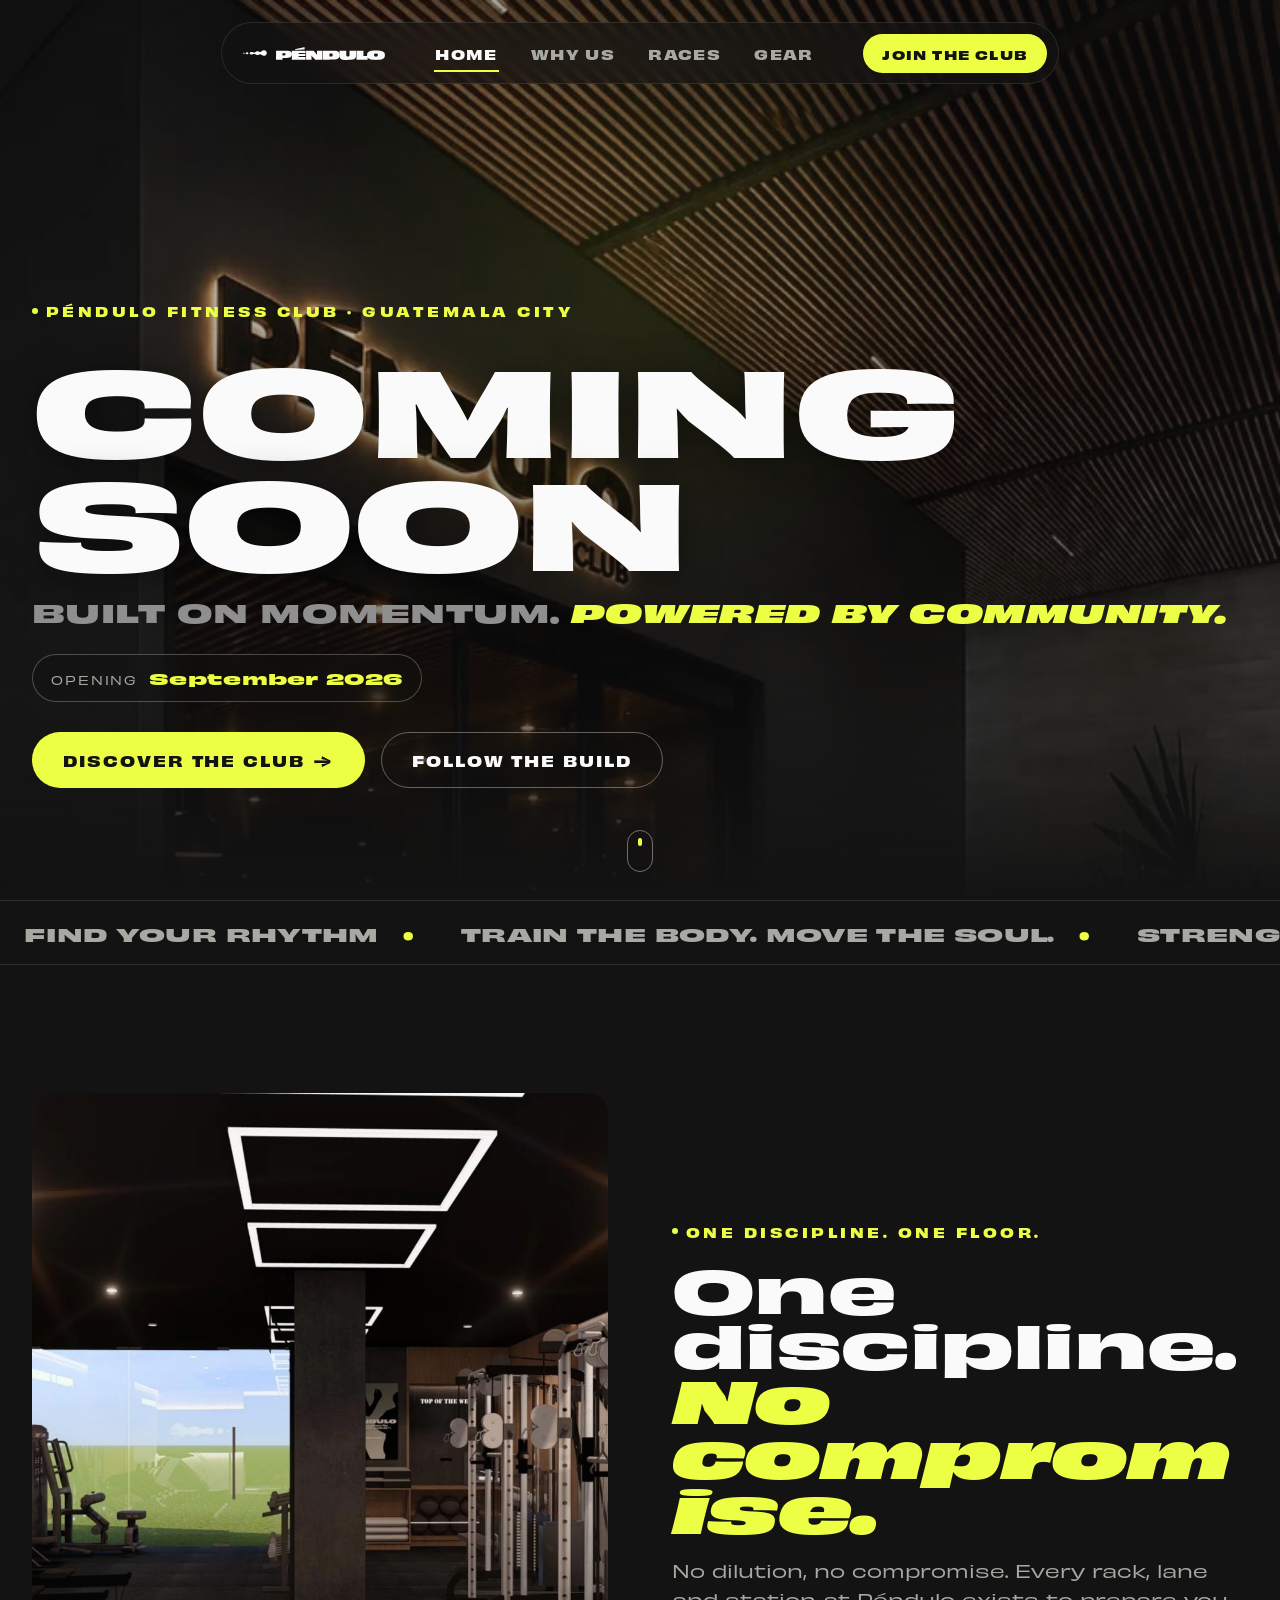
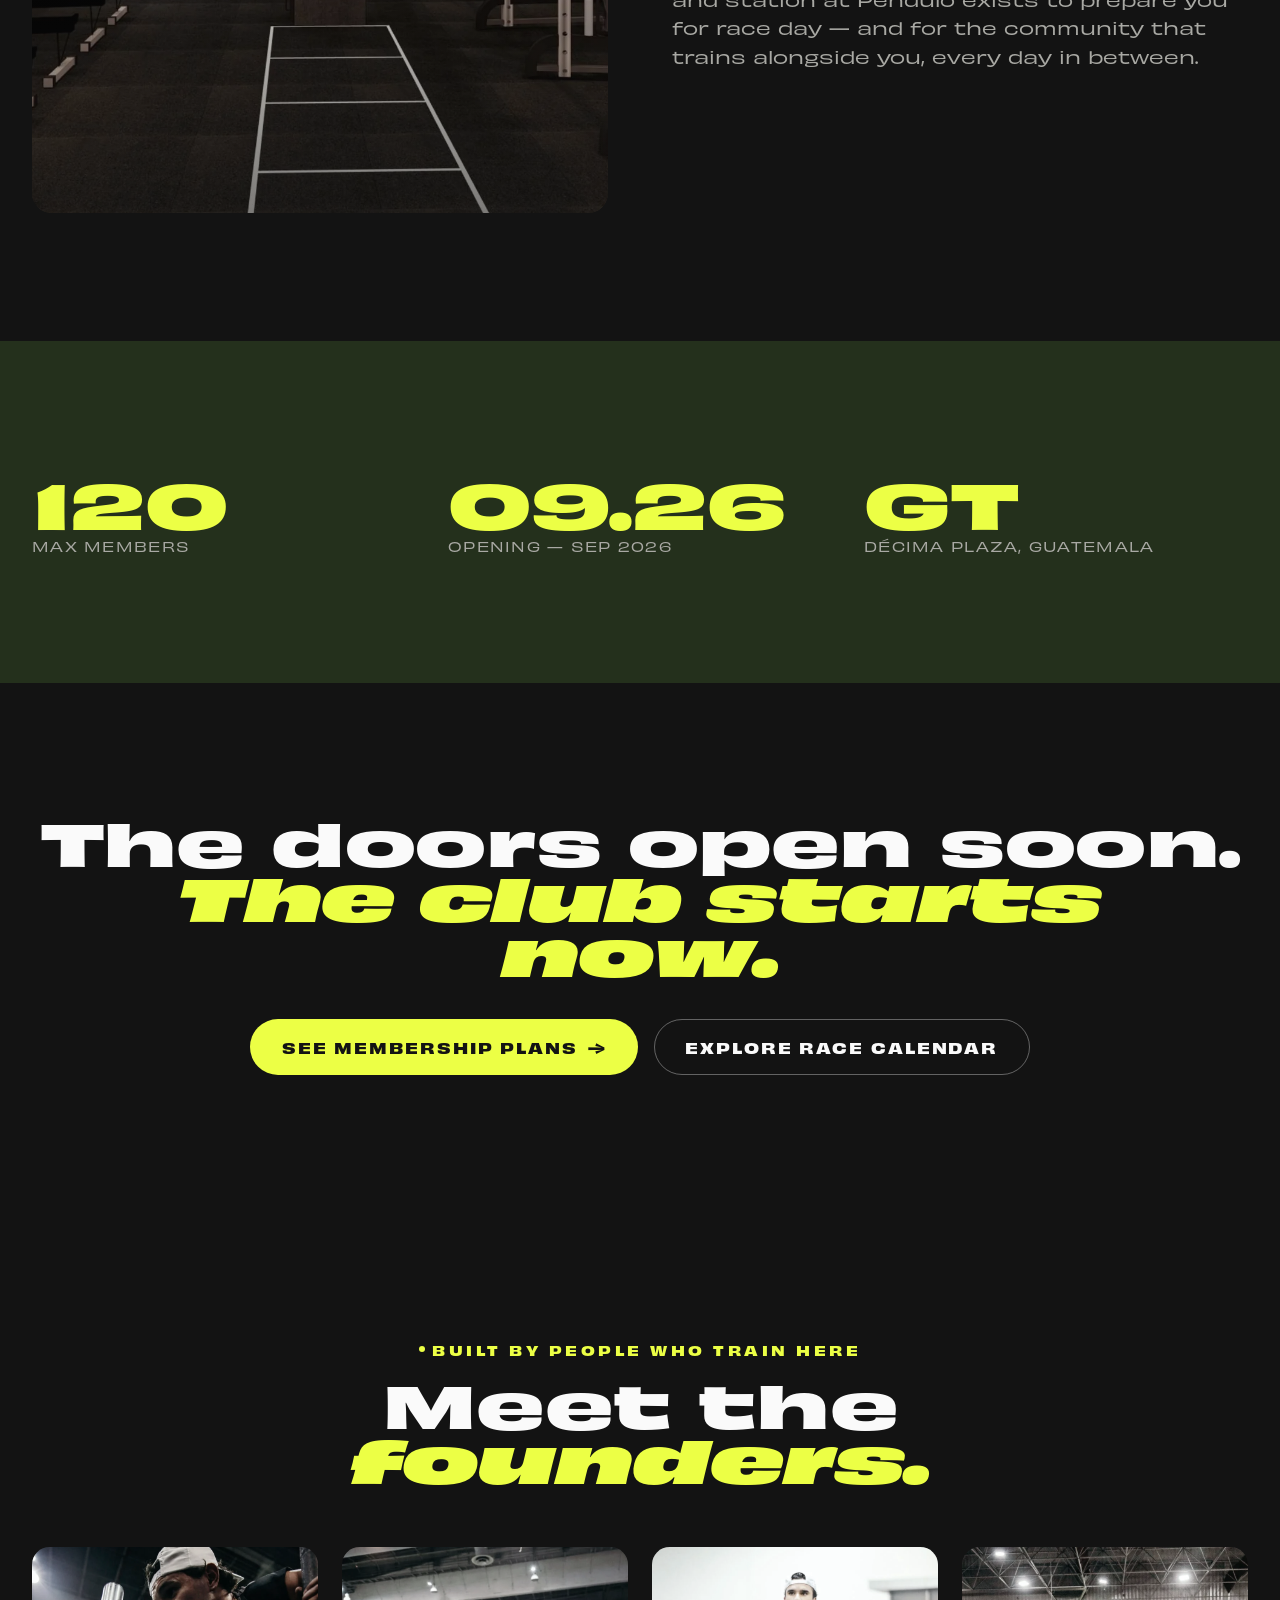
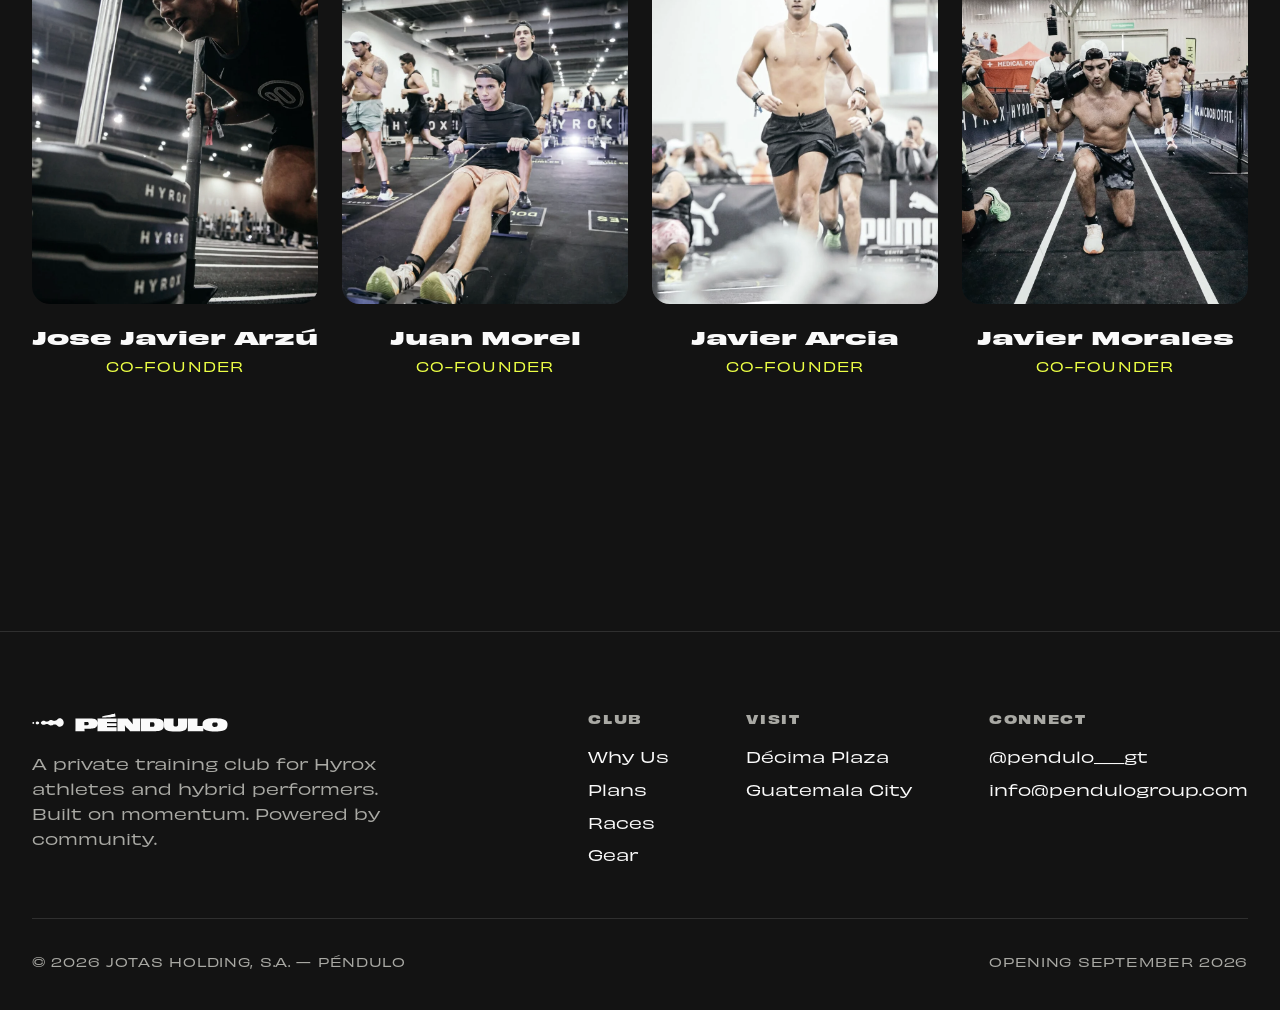
<file: index.html>
<!DOCTYPE html>
<html lang="en">
<head>
<meta charset="UTF-8">
<meta name="viewport" content="width=device-width, initial-scale=1.0">
<title>Péndulo — Opening September 2026</title>
<meta name="description" content="Péndulo is a private training club for Hyrox athletes and hybrid performers in Guatemala City. Built on momentum. Powered by community. Opening September 2026.">
<meta property="og:title" content="Péndulo — Opening September 2026">
<meta property="og:description" content="A private training club for Hyrox athletes and hybrid performers. Built on momentum. Powered by community.">
<meta property="og:type" content="website">
<meta property="og:image" content="/assets/img/storefront.webp">
<meta name="theme-color" content="#131313">
<link rel="icon" href="/assets/img/favicon.ico" sizes="any">
<link rel="icon" href="/assets/img/favicon-512.png" type="image/png">
<link rel="apple-touch-icon" href="/assets/img/apple-touch-icon.png">
<link rel="stylesheet" href="/assets/css/styles.css">
</head>
<body>

<header class="site-header">
  <nav class="site-nav" aria-label="Primary">
    <a class="wordmark" href="/">
      <img class="mark" src="/assets/img/pendulo-mark.svg" alt="" width="1856" height="496">
      <img class="wordmark-img" src="/assets/img/pendulo-wordmark.svg" alt="Péndulo" width="1763" height="239">
    </a>
    <button class="nav-toggle" aria-label="Toggle menu" aria-expanded="false">
      <svg viewBox="0 0 24 24" fill="none" stroke="currentColor" stroke-width="2" stroke-linecap="round"><line x1="3" y1="7" x2="21" y2="7"/><line x1="3" y1="12" x2="21" y2="12"/><line x1="3" y1="17" x2="21" y2="17"/></svg>
    </button>
    <div class="nav-links">
      <a href="/" class="active">Home</a>
      <a href="/why-us">Why Us</a>
      <a href="/races">Races</a>
      <a href="/gear">Gear</a>
    </div>
    <a class="nav-cta" href="/plans">Join the Club</a>
  </nav>
</header>

<main>

  <section class="hero" data-cursor-glow>
    <div class="hero-media">
      <img src="/assets/img/storefront.webp" alt="Péndulo Fitness Club storefront entrance" loading="eager">
      <div class="hero-scrim"></div>
      <div class="hero-glow"></div>
    </div>

    <div class="hero-content container">
      <span class="eyebrow" data-reveal>Péndulo Fitness Club · Guatemala City</span>
      <h1 class="hero-title" data-reveal data-reveal-delay="1">COMING<br>SOON</h1>
      <p class="hero-tagline" data-reveal data-reveal-delay="2">Built on momentum. <span class="italic-accent">Powered by community.</span></p>

      <div class="hero-date" data-reveal data-reveal-delay="3">
        <span class="hero-date-label">Opening</span>
        <span class="hero-date-value">September 2026</span>
      </div>

      <div class="hero-actions" data-reveal data-reveal-delay="4">
        <a href="/why-us" class="btn btn-primary">Discover the Club <span class="btn-arrow">→</span></a>
        <a href="https://www.instagram.com/pendulo___gt/" target="_blank" rel="noopener" class="btn btn-outline">Follow the Build</a>
      </div>
    </div>

    <div class="scroll-cue" aria-hidden="true"><span></span></div>
  </section>

  <div class="marquee">
    <div class="marquee-track">
      <span>Find your rhythm</span>
      <span>Train the body. Move the soul.</span>
      <span>Strength found in rhythm</span>
      <span>Built on momentum, powered by community</span>
      <span>Find your rhythm</span>
      <span>Train the body. Move the soul.</span>
      <span>Strength found in rhythm</span>
      <span>Built on momentum, powered by community</span>
    </div>
  </div>

  <section class="section section-dark">
    <div class="container">
      <div class="split">
        <div class="split-media media-frame" data-reveal>
          <img src="/assets/img/floor-sled-lane.webp" alt="Péndulo training floor with sled lane and racks" loading="lazy">
        </div>
        <div class="split-copy" data-reveal data-reveal-delay="1">
          <span class="eyebrow">One discipline. One floor.</span>
          <h2 class="display-2">One discipline. <span class="italic-accent">No compromise.</span></h2>
          <p>No dilution, no compromise. Every rack, lane and station at Péndulo exists to prepare you for race day — and for the community that trains alongside you, every day in between.</p>
        </div>
      </div>
    </div>
  </section>

  <section class="section section-military">
    <div class="container stat-row">
      <div class="stat" data-reveal>
        <span class="num" data-count-to="150">0</span>
        <span class="label">Max members</span>
      </div>
      <div class="stat" data-reveal data-reveal-delay="1">
        <span class="num">09.26</span>
        <span class="label">Opening — Sep 2026</span>
      </div>
      <div class="stat" data-reveal data-reveal-delay="2">
        <span class="num">GT</span>
        <span class="label">Décima Plaza, Guatemala</span>
      </div>
    </div>
  </section>

  <section class="section section-dark cta-band">
    <div class="container cta-band-inner" data-reveal>
      <h2 class="display-2">The doors open soon.<br><span class="italic-accent">The club starts now.</span></h2>
      <div class="hero-actions">
        <a href="/plans" class="btn btn-primary">See Membership Plans <span class="btn-arrow">→</span></a>
        <a href="/races" class="btn btn-outline">Explore Race Calendar</a>
      </div>
    </div>
  </section>

  <section class="section section-dark">
    <div class="container">
      <div class="section-head center" data-reveal>
        <span class="eyebrow" style="justify-content:center;">Built by people who train here</span>
        <h2 class="display-2">Meet the <span class="italic-accent">founders.</span></h2>
      </div>

      <div class="founders-grid">
        <div class="founder-card" data-reveal>
          <div class="founder-photo">
            <img src="/assets/img/founders/founder-jose.webp" alt="Jose Javier Arzú, Co-Founder of Péndulo" loading="lazy" style="object-position: 50% 20%;">
          </div>
          <span class="founder-name">Jose Javier Arzú</span>
          <span class="founder-role">Co-Founder</span>
        </div>
        <div class="founder-card" data-reveal data-reveal-delay="1">
          <div class="founder-photo">
            <img src="/assets/img/founders/founder-juan.webp" alt="Juan Morel, Co-Founder of Péndulo" loading="lazy" style="object-position: 45% 25%;">
          </div>
          <span class="founder-name">Juan Morel</span>
          <span class="founder-role">Co-Founder</span>
        </div>
        <div class="founder-card" data-reveal data-reveal-delay="2">
          <div class="founder-photo">
            <img src="/assets/img/founders/founder-arcia.webp" alt="Javier Arcia, Co-Founder of Péndulo" loading="lazy" style="object-position: 50% 15%;">
          </div>
          <span class="founder-name">Javier Arcia</span>
          <span class="founder-role">Co-Founder</span>
        </div>
        <div class="founder-card" data-reveal data-reveal-delay="3">
          <div class="founder-photo">
            <img src="/assets/img/founders/founder-morales.webp" alt="Javier Morales, Co-Founder of Péndulo" loading="lazy" style="object-position: 50% 22%;">
          </div>
          <span class="founder-name">Javier Morales</span>
          <span class="founder-role">Co-Founder</span>
        </div>
      </div>
    </div>
  </section>

</main>

<footer class="site-footer">
  <div class="container">
    <div class="footer-top">
      <div class="footer-brand">
        <a class="wordmark" href="/">
          <img class="mark" src="/assets/img/pendulo-mark.svg" alt="" width="1856" height="496">
          <img class="wordmark-img" src="/assets/img/pendulo-wordmark.svg" alt="Péndulo" width="1763" height="239">
        </a>
        <p>A private training club for Hyrox athletes and hybrid performers. Built on momentum. Powered by community.</p>
      </div>
      <div class="footer-cols">
        <div class="footer-col">
          <h4>Club</h4>
          <a href="/why-us">Why Us</a>
          <a href="/plans">Plans</a>
          <a href="/races">Races</a>
          <a href="/gear">Gear</a>
        </div>
        <div class="footer-col">
          <h4>Visit</h4>
          <span>Décima Plaza</span>
          <span>Guatemala City</span>
        </div>
        <div class="footer-col">
          <h4>Connect</h4>
          <a href="https://www.instagram.com/pendulo___gt/" target="_blank" rel="noopener">@pendulo___gt</a>
          <a href="mailto:info@pendulogroup.com">info@pendulogroup.com</a>
        </div>
      </div>
    </div>
    <div class="footer-bottom">
      <span>© 2026 Jotas Holding, S.A. — Péndulo</span>
      <span>Opening September 2026</span>
    </div>
  </div>
</footer>

<script src="/assets/js/main.js"></script>
</body>
</html>
</file>
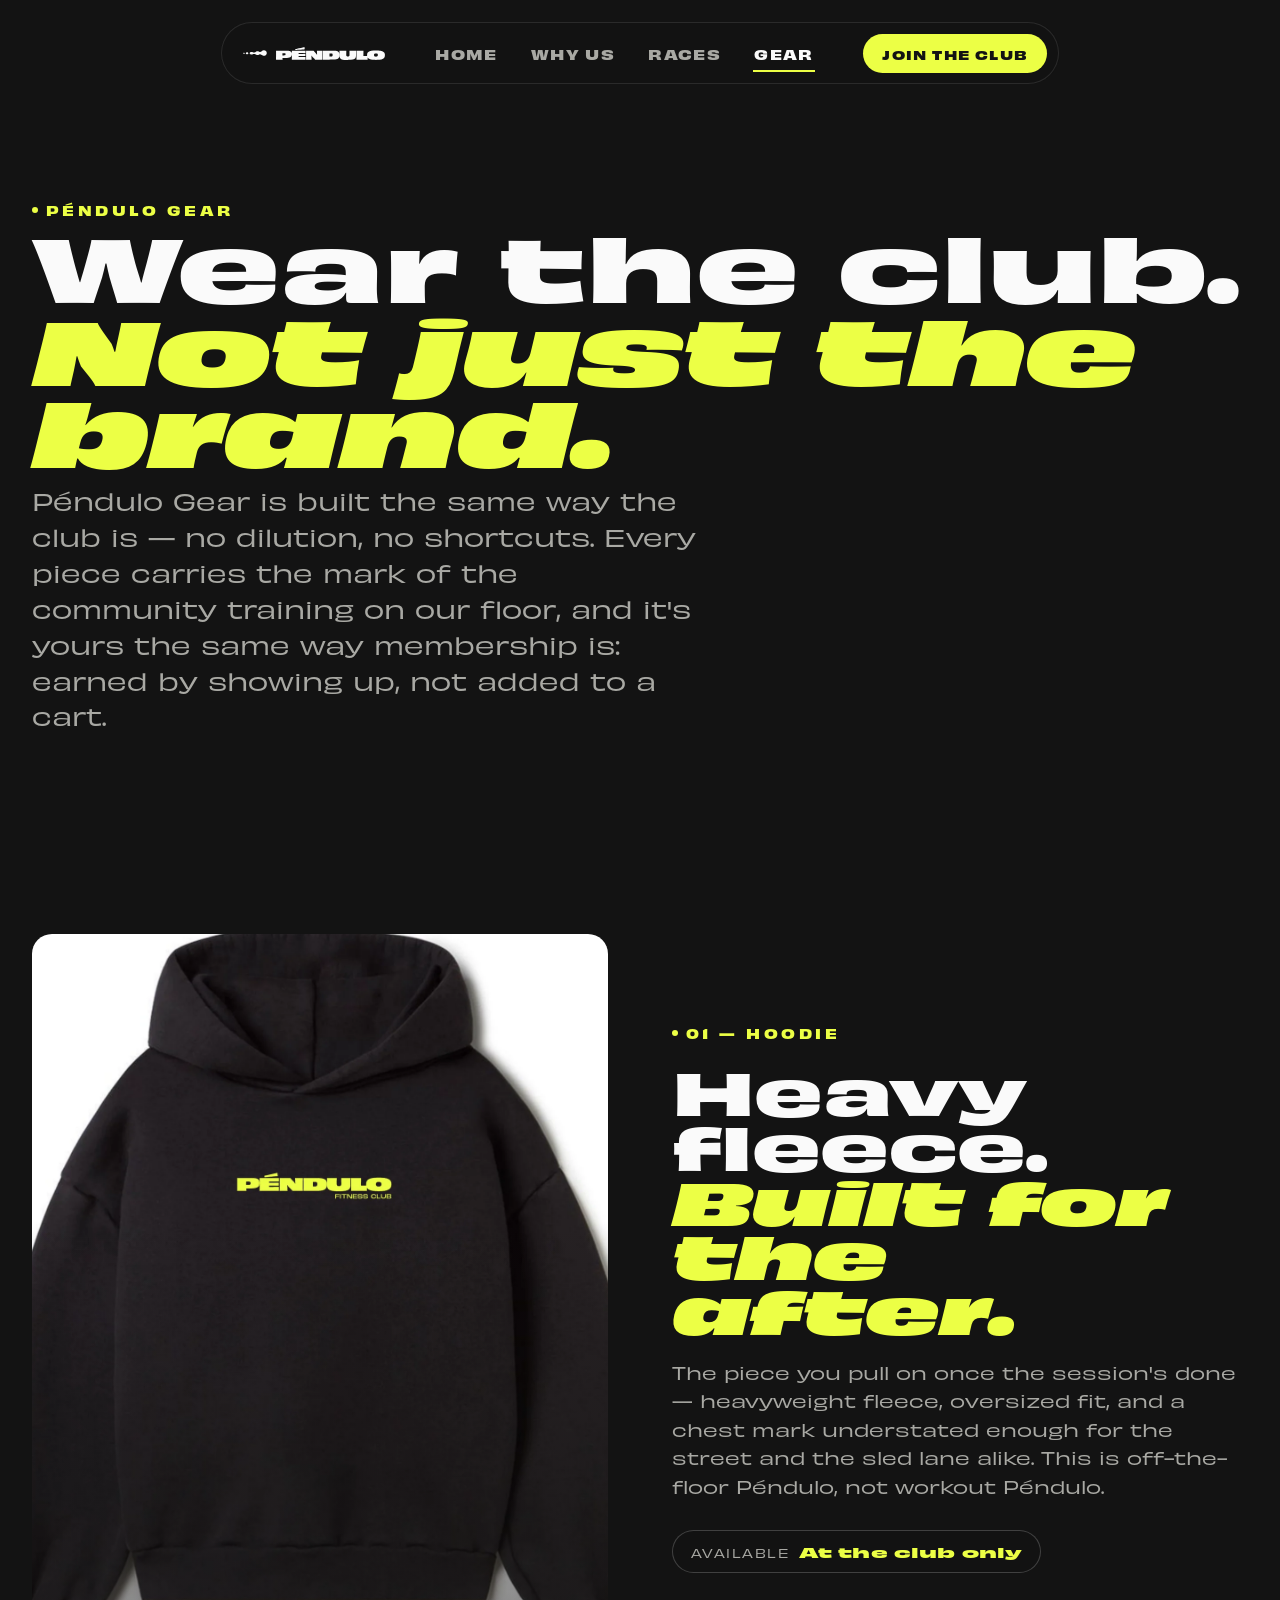
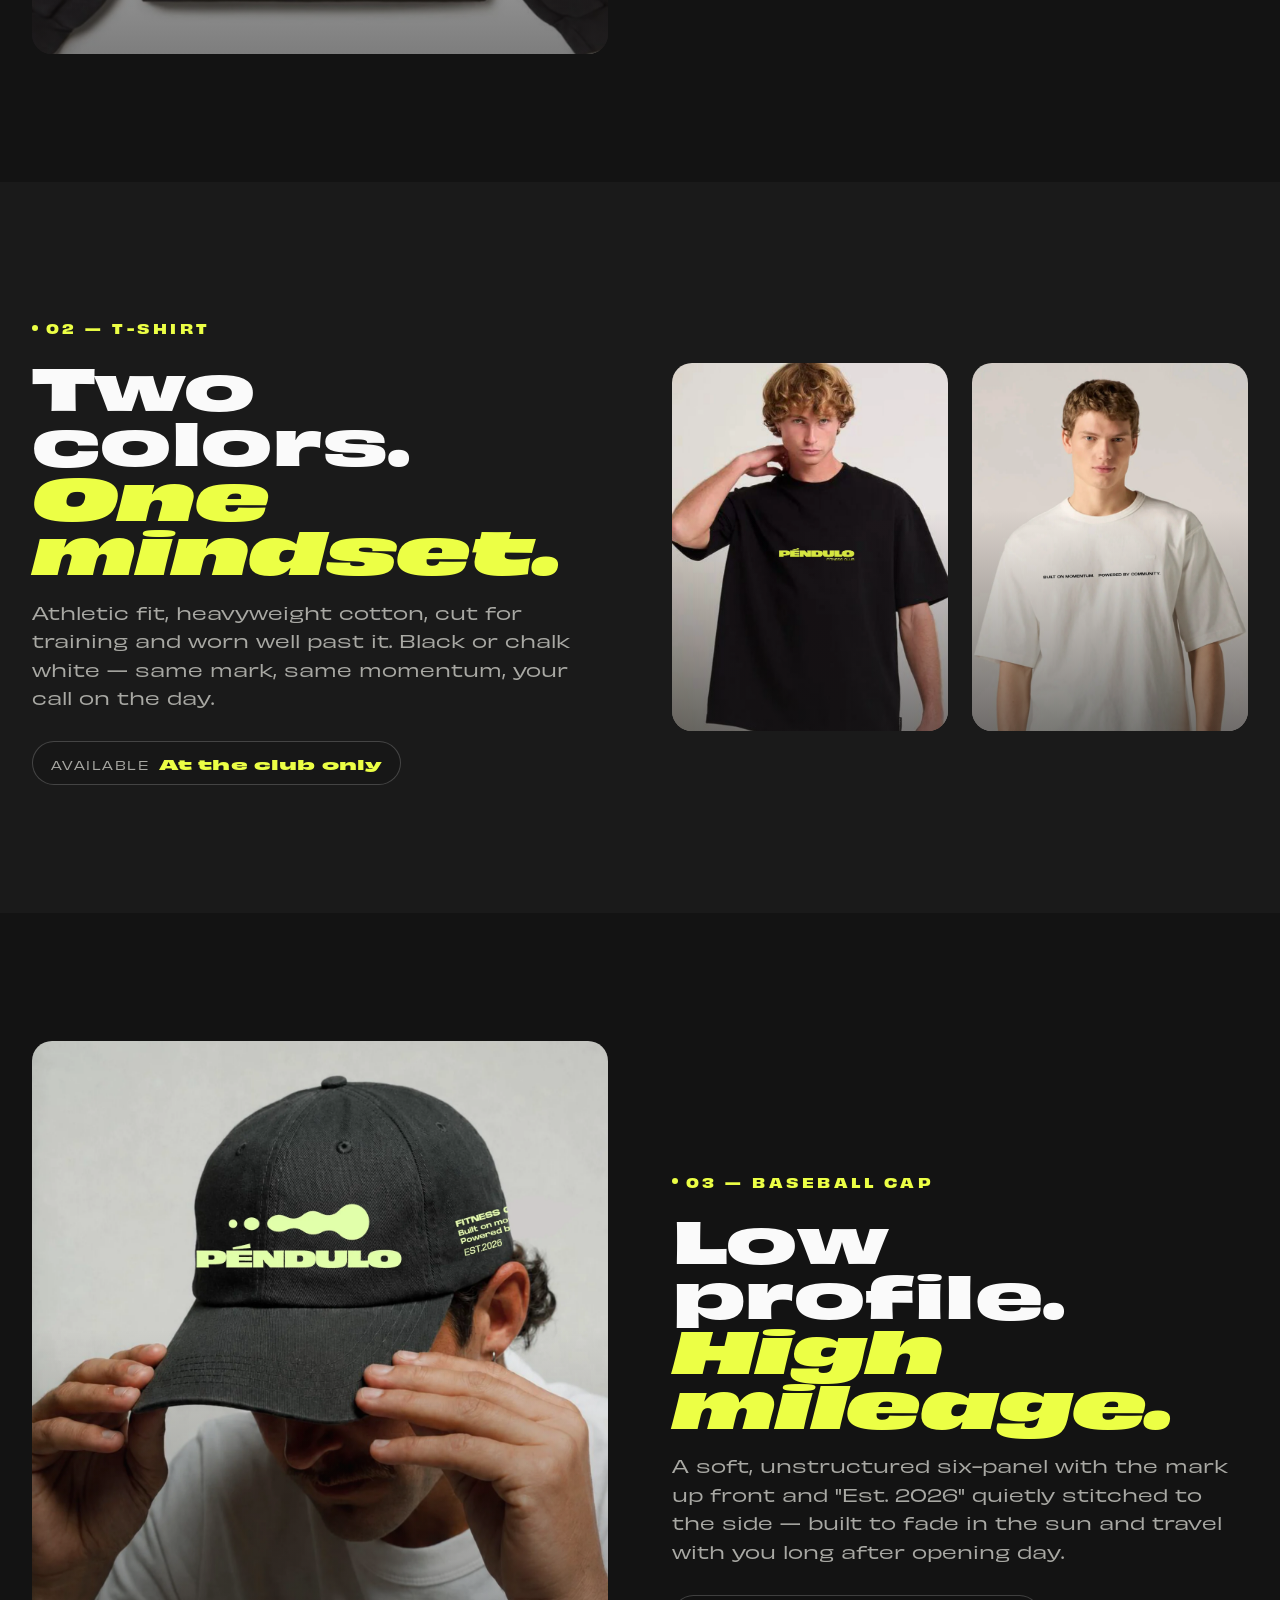
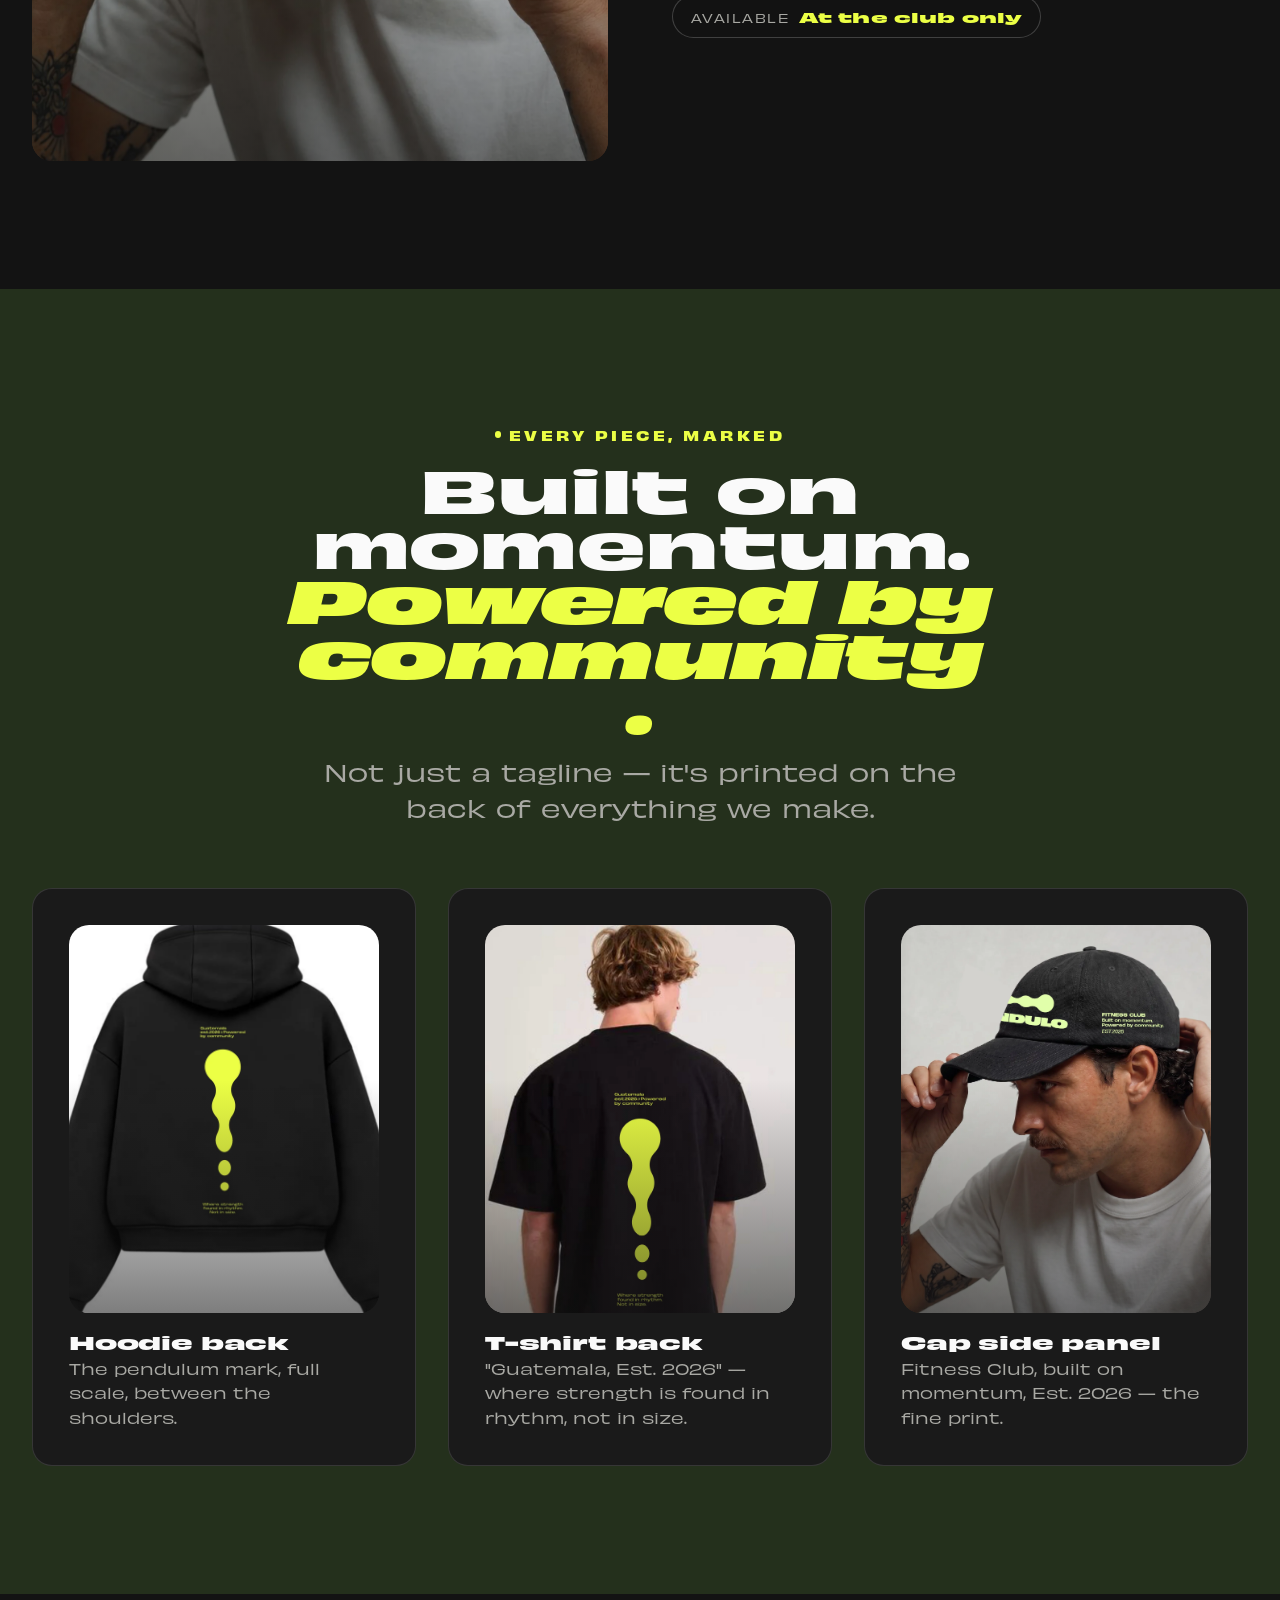
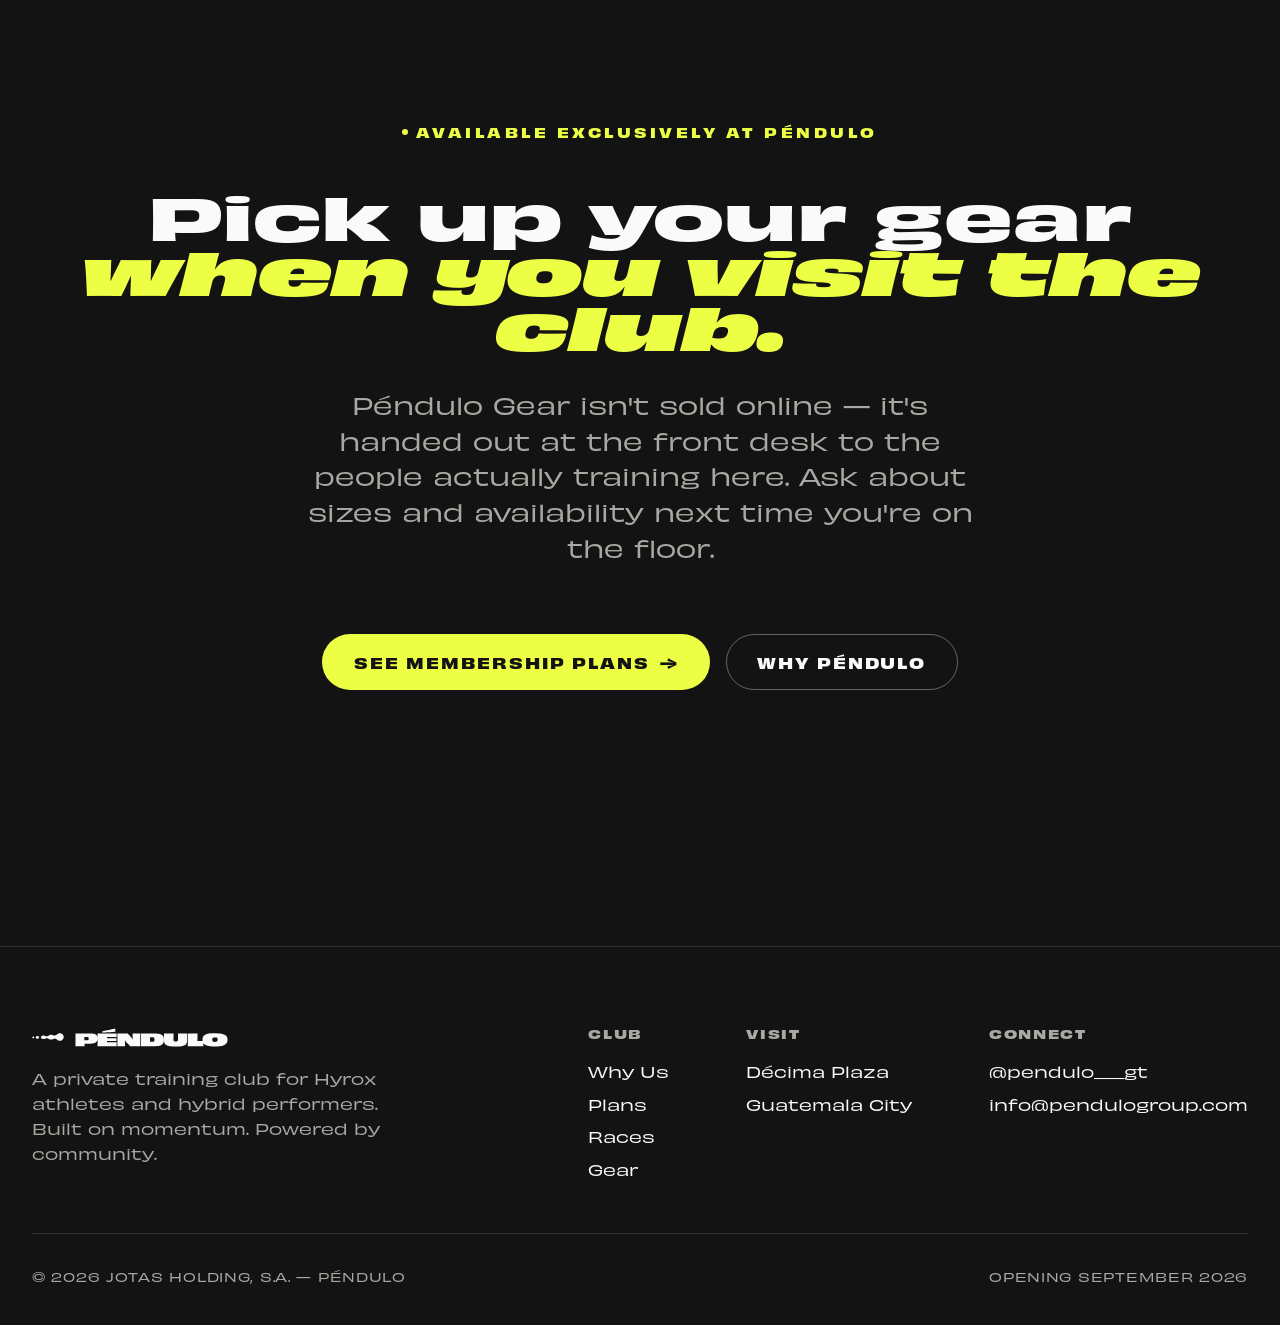
<file: gear.html>
<!DOCTYPE html>
<html lang="en">
<head>
<meta charset="UTF-8">
<meta name="viewport" content="width=device-width, initial-scale=1.0">
<title>Péndulo Gear — Péndulo</title>
<meta name="description" content="Péndulo Gear — hoodie, t-shirt and cap carrying the club's mark. Available exclusively to members at Décima Plaza, not sold online.">
<meta property="og:title" content="Péndulo Gear — Péndulo">
<meta property="og:description" content="Club merchandise available exclusively at Péndulo — not a store, an extension of the community.">
<meta property="og:type" content="website">
<meta property="og:image" content="/assets/img/gear/tshirt-black-front.webp">
<meta name="theme-color" content="#131313">
<link rel="icon" href="/assets/img/favicon.ico" sizes="any">
<link rel="icon" href="/assets/img/favicon-512.png" type="image/png">
<link rel="apple-touch-icon" href="/assets/img/apple-touch-icon.png">
<link rel="stylesheet" href="/assets/css/styles.css">
</head>
<body>

<header class="site-header">
  <nav class="site-nav" aria-label="Primary">
    <a class="wordmark" href="/">
      <img class="mark" src="/assets/img/pendulo-mark.svg" alt="" width="1856" height="496">
      <img class="wordmark-img" src="/assets/img/pendulo-wordmark.svg" alt="Péndulo" width="1763" height="239">
    </a>
    <button class="nav-toggle" aria-label="Toggle menu" aria-expanded="false">
      <svg viewBox="0 0 24 24" fill="none" stroke="currentColor" stroke-width="2" stroke-linecap="round"><line x1="3" y1="7" x2="21" y2="7"/><line x1="3" y1="12" x2="21" y2="12"/><line x1="3" y1="17" x2="21" y2="17"/></svg>
    </button>
    <div class="nav-links">
      <a href="/">Home</a>
      <a href="/why-us">Why Us</a>
      <a href="/races">Races</a>
      <a href="/gear" class="active">Gear</a>
    </div>
    <a class="nav-cta" href="/plans">Join the Club</a>
  </nav>
</header>

<main>

  <section class="inner-hero">
    <div class="container">
      <span class="eyebrow" data-reveal>Péndulo Gear</span>
      <h1 class="display-1-sm" data-reveal data-reveal-delay="1">Wear the club. <span class="italic-accent">Not just the brand.</span></h1>
      <p class="lede" data-reveal data-reveal-delay="2">Péndulo Gear is built the same way the club is — no dilution, no shortcuts. Every piece carries the mark of the community training on our floor, and it's yours the same way membership is: earned by showing up, not added to a cart.</p>
    </div>
  </section>

  <section class="section section-dark">
    <div class="container">
      <div class="split">
        <div class="split-media media-frame" data-reveal>
          <img src="/assets/img/gear/hoodie-front.webp" alt="Péndulo hoodie in black with the wordmark printed on the chest" loading="lazy" style="object-position: 50% 15%;">
        </div>
        <div class="split-copy" data-reveal data-reveal-delay="1">
          <span class="eyebrow">01 — Hoodie</span>
          <h2 class="display-2">Heavy fleece. <span class="italic-accent">Built for the after.</span></h2>
          <p>The piece you pull on once the session's done — heavyweight fleece, oversized fit, and a chest mark understated enough for the street and the sled lane alike. This is off-the-floor Péndulo, not workout Péndulo.</p>
          <div class="gear-availability">
            <span class="gear-availability-label">Available</span>
            <span class="gear-availability-value">At the club only</span>
          </div>
        </div>
      </div>
    </div>
  </section>

  <section class="section section-raised">
    <div class="container">
      <div class="split reverse">
        <div class="split-media is-duo" data-reveal>
          <div class="media-frame">
            <img src="/assets/img/gear/tshirt-black-front.webp" alt="Péndulo t-shirt in black with the wordmark printed on the chest" loading="lazy" style="object-position: 50% 12%;">
          </div>
          <div class="media-frame">
            <img src="/assets/img/gear/tshirt-white-front.webp" alt="Péndulo t-shirt in chalk white with the wordmark printed on the chest" loading="lazy" style="object-position: 50% 12%;">
          </div>
        </div>
        <div class="split-copy" data-reveal data-reveal-delay="1">
          <span class="eyebrow">02 — T-Shirt</span>
          <h2 class="display-2">Two colors. <span class="italic-accent">One mindset.</span></h2>
          <p>Athletic fit, heavyweight cotton, cut for training and worn well past it. Black or chalk white — same mark, same momentum, your call on the day.</p>
          <div class="gear-availability">
            <span class="gear-availability-label">Available</span>
            <span class="gear-availability-value">At the club only</span>
          </div>
        </div>
      </div>
    </div>
  </section>

  <section class="section section-dark">
    <div class="container">
      <div class="split">
        <div class="split-media media-frame" data-reveal>
          <img src="/assets/img/gear/cap-front.webp" alt="Péndulo baseball cap in black with the wordmark and pendulum mark on the front panel" loading="lazy" style="object-position: 50% 20%;">
        </div>
        <div class="split-copy" data-reveal data-reveal-delay="1">
          <span class="eyebrow">03 — Baseball Cap</span>
          <h2 class="display-2">Low profile. <span class="italic-accent">High mileage.</span></h2>
          <p>A soft, unstructured six-panel with the mark up front and "Est. 2026" quietly stitched to the side — built to fade in the sun and travel with you long after opening day.</p>
          <div class="gear-availability">
            <span class="gear-availability-label">Available</span>
            <span class="gear-availability-value">At the club only</span>
          </div>
        </div>
      </div>
    </div>
  </section>

  <section class="section section-military">
    <div class="container">
      <div class="section-head center" data-reveal>
        <span class="eyebrow" style="justify-content:center;">Every piece, marked</span>
        <h2 class="display-2">Built on momentum. <span class="italic-accent">Powered by community.</span></h2>
        <p class="lede">Not just a tagline — it's printed on the back of everything we make.</p>
      </div>

      <div class="grid-3 gear-detail-grid" data-reveal data-reveal-delay="1">
        <div class="card gear-detail-card">
          <div class="media-frame">
            <img src="/assets/img/gear/hoodie-back.webp" alt="Back print detail of the Péndulo hoodie" loading="lazy" style="object-position: 50% 10%;">
          </div>
          <h3>Hoodie back</h3>
          <p>The pendulum mark, full scale, between the shoulders.</p>
        </div>
        <div class="card gear-detail-card">
          <div class="media-frame">
            <img src="/assets/img/gear/tshirt-black-back.webp" alt="Back print detail of the Péndulo t-shirt" loading="lazy" style="object-position: 50% 8%;">
          </div>
          <h3>T-shirt back</h3>
          <p>"Guatemala, Est. 2026" — where strength is found in rhythm, not in size.</p>
        </div>
        <div class="card gear-detail-card">
          <div class="media-frame">
            <img src="/assets/img/gear/cap-side.webp" alt="Side detail of the Péndulo baseball cap" loading="lazy" style="object-position: 50% 15%;">
          </div>
          <h3>Cap side panel</h3>
          <p>Fitness Club, built on momentum, Est. 2026 — the fine print.</p>
        </div>
      </div>
    </div>
  </section>

  <section class="section section-dark cta-band">
    <div class="container cta-band-inner" data-reveal>
      <span class="eyebrow">Available exclusively at Péndulo</span>
      <h2 class="display-2">Pick up your gear <span class="italic-accent">when you visit the club.</span></h2>
      <p class="lede">Péndulo Gear isn't sold online — it's handed out at the front desk to the people actually training here. Ask about sizes and availability next time you're on the floor.</p>
      <div class="hero-actions">
        <a href="/plans" class="btn btn-primary">See Membership Plans <span class="btn-arrow">→</span></a>
        <a href="/why-us" class="btn btn-outline">Why Péndulo</a>
      </div>
    </div>
  </section>

</main>

<footer class="site-footer">
  <div class="container">
    <div class="footer-top">
      <div class="footer-brand">
        <a class="wordmark" href="/">
          <img class="mark" src="/assets/img/pendulo-mark.svg" alt="" width="1856" height="496">
          <img class="wordmark-img" src="/assets/img/pendulo-wordmark.svg" alt="Péndulo" width="1763" height="239">
        </a>
        <p>A private training club for Hyrox athletes and hybrid performers. Built on momentum. Powered by community.</p>
      </div>
      <div class="footer-cols">
        <div class="footer-col">
          <h4>Club</h4>
          <a href="/why-us">Why Us</a>
          <a href="/plans">Plans</a>
          <a href="/races">Races</a>
          <a href="/gear">Gear</a>
        </div>
        <div class="footer-col">
          <h4>Visit</h4>
          <span>Décima Plaza</span>
          <span>Guatemala City</span>
        </div>
        <div class="footer-col">
          <h4>Connect</h4>
          <a href="https://www.instagram.com/pendulo___gt/" target="_blank" rel="noopener">@pendulo___gt</a>
          <a href="mailto:info@pendulogroup.com">info@pendulogroup.com</a>
        </div>
      </div>
    </div>
    <div class="footer-bottom">
      <span>© 2026 Jotas Holding, S.A. — Péndulo</span>
      <span>Opening September 2026</span>
    </div>
  </div>
</footer>

<script src="/assets/js/main.js"></script>
</body>
</html>
</file>
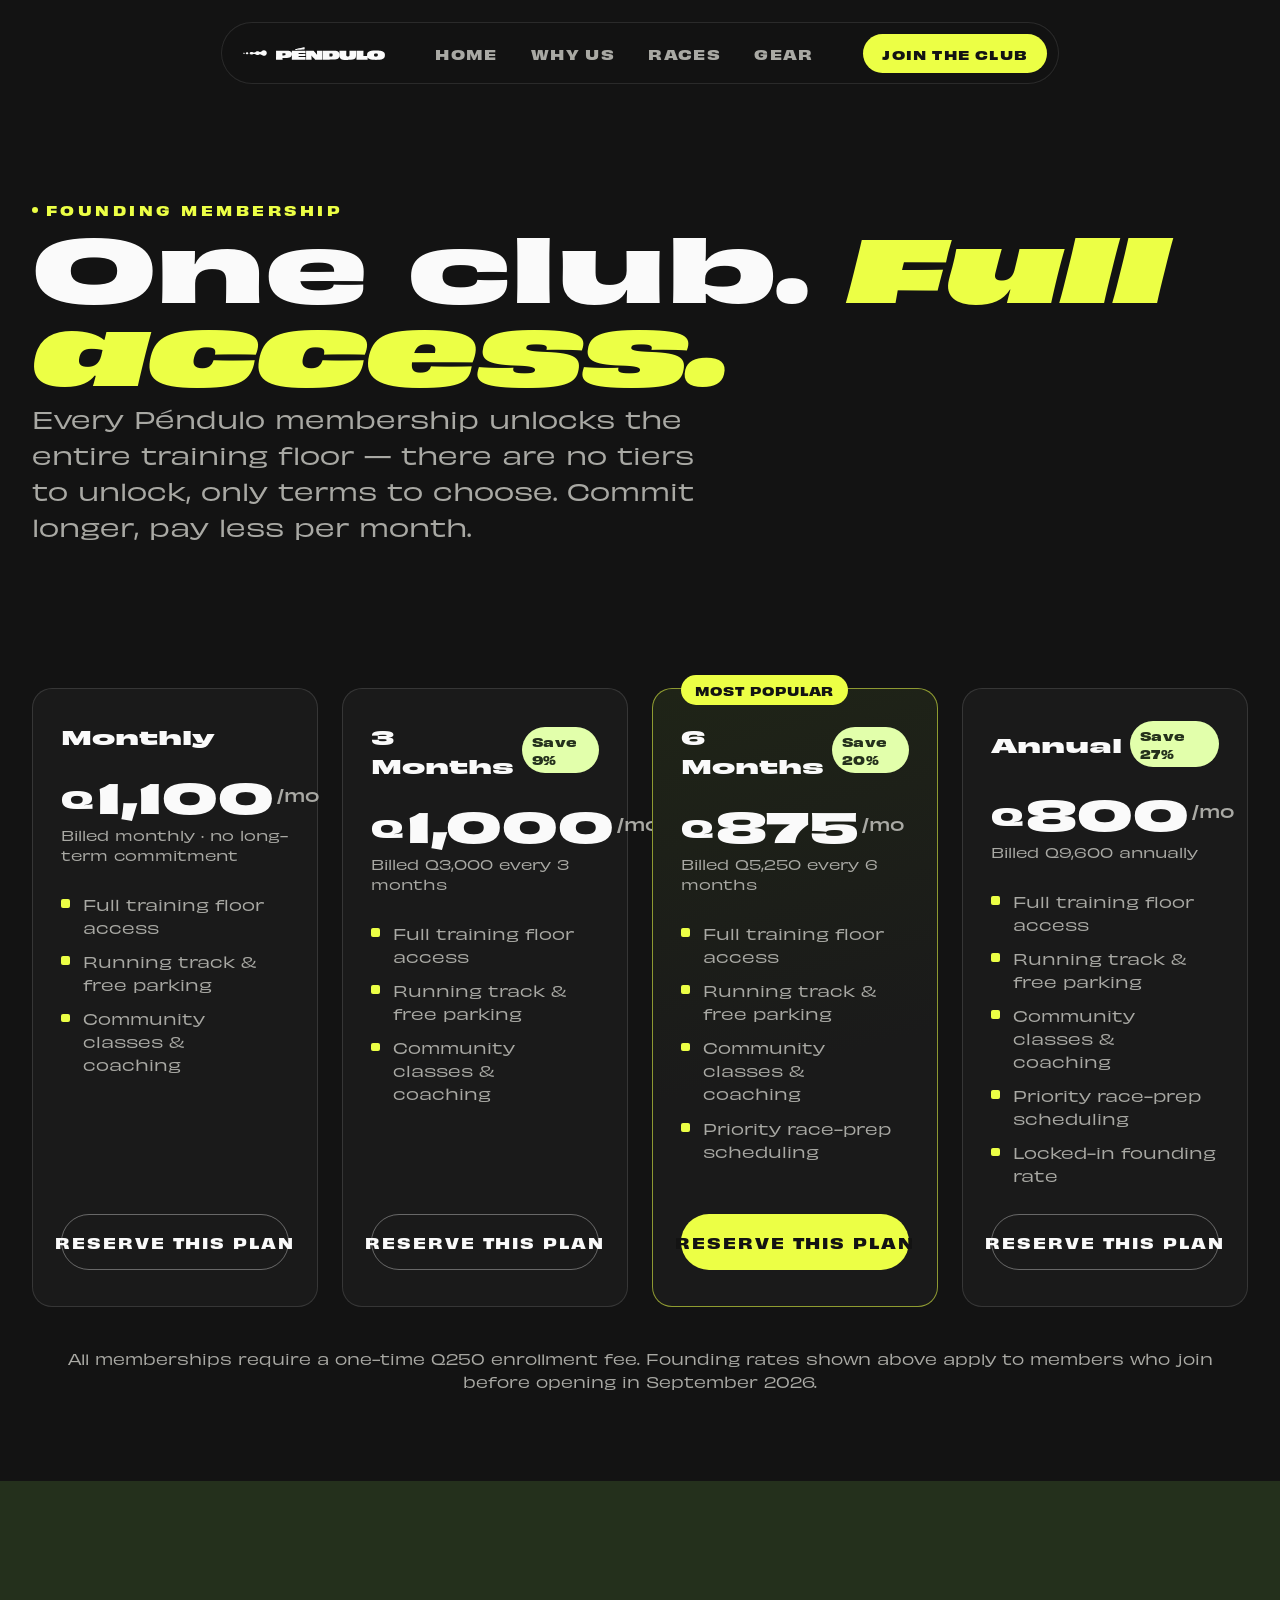
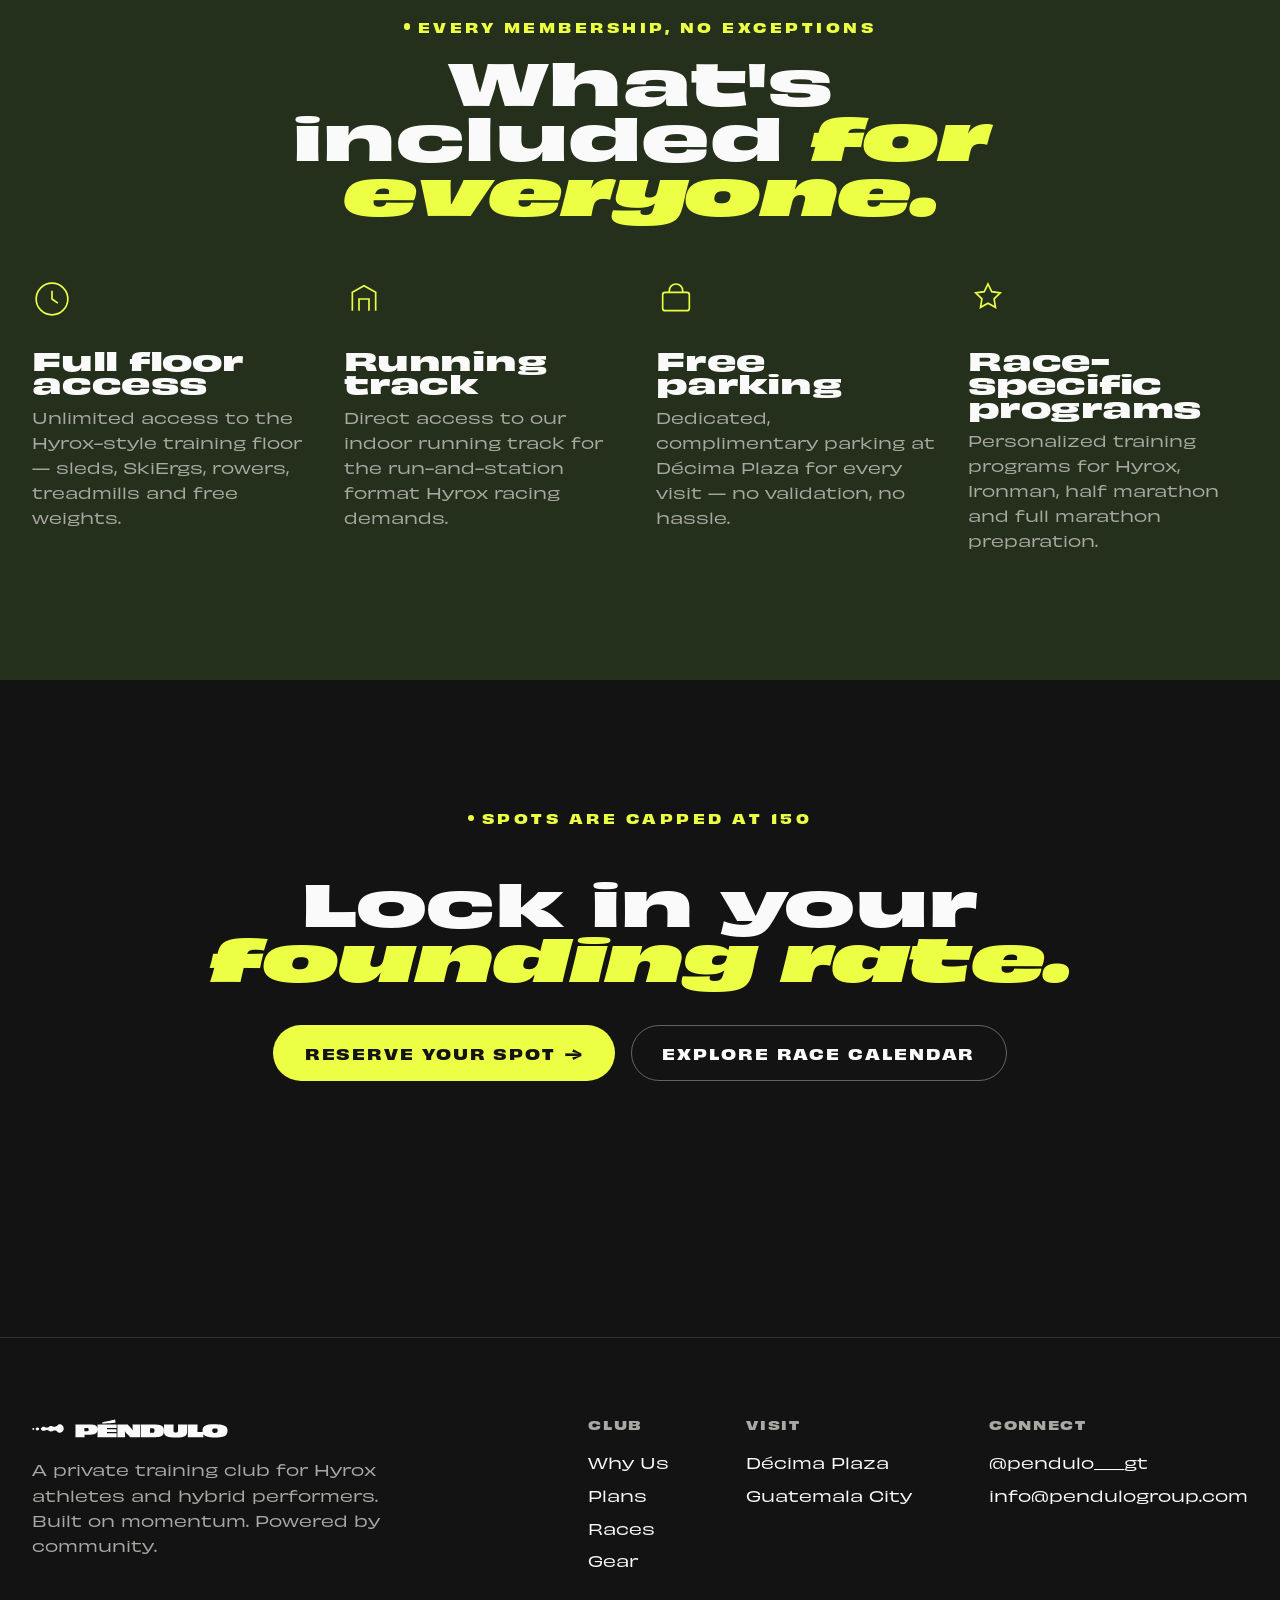
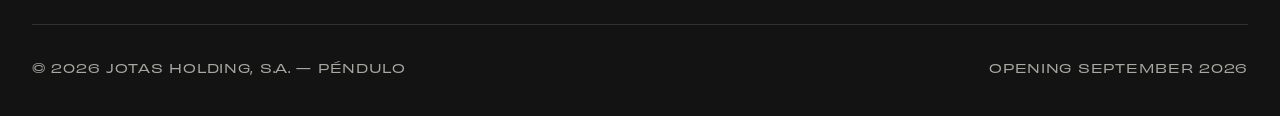
<file: plans.html>
<!DOCTYPE html>
<html lang="en">
<head>
<meta charset="UTF-8">
<meta name="viewport" content="width=device-width, initial-scale=1.0">
<title>Membership Plans — Péndulo</title>
<meta name="description" content="Founding membership plans for Péndulo Hyrox Club — monthly, quarterly, biannual and annual terms with full access to the training floor, running track, free parking and race programs.">
<meta property="og:title" content="Membership Plans — Péndulo">
<meta property="og:description" content="Founding membership plans for Péndulo Hyrox Club.">
<meta property="og:type" content="website">
<meta property="og:image" content="/assets/img/storefront.webp">
<meta name="theme-color" content="#131313">
<link rel="icon" href="/assets/img/favicon.ico" sizes="any">
<link rel="icon" href="/assets/img/favicon-512.png" type="image/png">
<link rel="apple-touch-icon" href="/assets/img/apple-touch-icon.png">
<link rel="stylesheet" href="/assets/css/styles.css">
</head>
<body>

<header class="site-header">
  <nav class="site-nav" aria-label="Primary">
    <a class="wordmark" href="/">
      <img class="mark" src="/assets/img/pendulo-mark.svg" alt="" width="1856" height="496">
      <img class="wordmark-img" src="/assets/img/pendulo-wordmark.svg" alt="Péndulo" width="1763" height="239">
    </a>
    <button class="nav-toggle" aria-label="Toggle menu" aria-expanded="false">
      <svg viewBox="0 0 24 24" fill="none" stroke="currentColor" stroke-width="2" stroke-linecap="round"><line x1="3" y1="7" x2="21" y2="7"/><line x1="3" y1="12" x2="21" y2="12"/><line x1="3" y1="17" x2="21" y2="17"/></svg>
    </button>
    <div class="nav-links">
      <a href="/">Home</a>
      <a href="/why-us">Why Us</a>
      <a href="/races">Races</a>
      <a href="/gear">Gear</a>
    </div>
    <a class="nav-cta" href="#plans">Join the Club</a>
  </nav>
</header>

<main>

  <section class="inner-hero">
    <div class="container">
      <span class="eyebrow" data-reveal>Founding membership</span>
      <h1 class="display-1-sm" data-reveal data-reveal-delay="1">One club. <span class="italic-accent">Full access.</span></h1>
      <p class="lede" data-reveal data-reveal-delay="2">Every Péndulo membership unlocks the entire training floor — there are no tiers to unlock, only terms to choose. Commit longer, pay less per month.</p>
    </div>
  </section>

  <section class="section section-dark section-tight" id="plans">
    <div class="container">
      <div class="plans-grid">

        <div class="plan-card" data-reveal>
          <div class="plan-head">
            <span class="plan-name">Monthly</span>
          </div>
          <div class="plan-price">
            <span class="currency">Q</span><span class="amount">1,100</span><span class="period">/mo</span>
          </div>
          <span class="plan-note">Billed monthly · no long-term commitment</span>
          <ul class="plan-features">
            <li>Full training floor access</li>
            <li>Running track &amp; free parking</li>
            <li>Community classes &amp; coaching</li>
          </ul>
          <a href="mailto:info@pendulogroup.com?subject=Péndulo%20Monthly%20Membership" class="btn btn-outline plan-cta">Reserve This Plan</a>
        </div>

        <div class="plan-card" data-reveal data-reveal-delay="1">
          <div class="plan-head">
            <span class="plan-name">3 Months</span>
            <span class="plan-save">Save 9%</span>
          </div>
          <div class="plan-price">
            <span class="currency">Q</span><span class="amount">1,000</span><span class="period">/mo</span>
          </div>
          <span class="plan-note">Billed Q3,000 every 3 months</span>
          <ul class="plan-features">
            <li>Full training floor access</li>
            <li>Running track &amp; free parking</li>
            <li>Community classes &amp; coaching</li>
          </ul>
          <a href="mailto:info@pendulogroup.com?subject=Péndulo%203-Month%20Membership" class="btn btn-outline plan-cta">Reserve This Plan</a>
        </div>

        <div class="plan-card is-featured" data-reveal data-reveal-delay="2">
          <div class="plan-highlight-tag">Most popular</div>
          <div class="plan-head">
            <span class="plan-name">6 Months</span>
            <span class="plan-save">Save 20%</span>
          </div>
          <div class="plan-price">
            <span class="currency">Q</span><span class="amount">875</span><span class="period">/mo</span>
          </div>
          <span class="plan-note">Billed Q5,250 every 6 months</span>
          <ul class="plan-features">
            <li>Full training floor access</li>
            <li>Running track &amp; free parking</li>
            <li>Community classes &amp; coaching</li>
            <li>Priority race-prep scheduling</li>
          </ul>
          <a href="mailto:info@pendulogroup.com?subject=Péndulo%206-Month%20Membership" class="btn btn-primary plan-cta">Reserve This Plan</a>
        </div>

        <div class="plan-card" data-reveal data-reveal-delay="3">
          <div class="plan-head">
            <span class="plan-name">Annual</span>
            <span class="plan-save">Save 27%</span>
          </div>
          <div class="plan-price">
            <span class="currency">Q</span><span class="amount">800</span><span class="period">/mo</span>
          </div>
          <span class="plan-note">Billed Q9,600 annually</span>
          <ul class="plan-features">
            <li>Full training floor access</li>
            <li>Running track &amp; free parking</li>
            <li>Community classes &amp; coaching</li>
            <li>Priority race-prep scheduling</li>
            <li>Locked-in founding rate</li>
          </ul>
          <a href="mailto:info@pendulogroup.com?subject=Péndulo%20Annual%20Membership" class="btn btn-outline plan-cta">Reserve This Plan</a>
        </div>

      </div>

      <p class="plan-fineprint" data-reveal>All memberships require a one-time Q250 enrollment fee. Founding rates shown above apply to members who join before opening in September 2026.</p>
    </div>
  </section>

  <section class="section section-military">
    <div class="container">
      <div class="section-head center" data-reveal>
        <span class="eyebrow">Every membership, no exceptions</span>
        <h2 class="display-2">What's included <span class="italic-accent">for everyone.</span></h2>
      </div>

      <div class="grid-4 include-grid">
        <div class="include-card" data-reveal>
          <svg viewBox="0 0 48 48" fill="none" stroke="currentColor" stroke-width="2"><circle cx="24" cy="24" r="19"/><path d="M24 14v10l7 5"/></svg>
          <h3 class="display-3">Full floor access</h3>
          <p>Unlimited access to the Hyrox-style training floor — sleds, SkiErgs, rowers, treadmills and free weights.</p>
        </div>
        <div class="include-card" data-reveal data-reveal-delay="1">
          <svg viewBox="0 0 48 48" fill="none" stroke="currentColor" stroke-width="2"><path d="M10 38V16l14-8 14 8v22"/><path d="M18 38V24h12v14"/></svg>
          <h3 class="display-3">Running track</h3>
          <p>Direct access to our indoor running track for the run-and-station format Hyrox racing demands.</p>
        </div>
        <div class="include-card" data-reveal data-reveal-delay="2">
          <svg viewBox="0 0 48 48" fill="none" stroke="currentColor" stroke-width="2"><rect x="8" y="16" width="32" height="22" rx="3"/><path d="M16 16v-2a8 8 0 0 1 16 0v2"/></svg>
          <h3 class="display-3">Free parking</h3>
          <p>Dedicated, complimentary parking at Décima Plaza for every visit — no validation, no hassle.</p>
        </div>
        <div class="include-card" data-reveal data-reveal-delay="3">
          <svg viewBox="0 0 48 48" fill="none" stroke="currentColor" stroke-width="2"><path d="M24 6l4.5 9.2 10.2 1.5-7.4 7.1 1.7 10.2L24 29.1l-9 4.9 1.7-10.2-7.4-7.1 10.2-1.5z"/></svg>
          <h3 class="display-3">Race-specific programs</h3>
          <p>Personalized training programs for Hyrox, Ironman, half marathon and full marathon preparation.</p>
        </div>
      </div>
    </div>
  </section>

  <section class="section section-dark cta-band">
    <div class="container cta-band-inner" data-reveal>
      <span class="eyebrow">Spots are capped at 150</span>
      <h2 class="display-2">Lock in your <span class="italic-accent">founding rate.</span></h2>
      <div class="hero-actions">
        <a href="mailto:info@pendulogroup.com?subject=Péndulo%20Membership" class="btn btn-primary">Reserve Your Spot <span class="btn-arrow">→</span></a>
        <a href="/races" class="btn btn-outline">Explore Race Calendar</a>
      </div>
    </div>
  </section>

</main>

<footer class="site-footer">
  <div class="container">
    <div class="footer-top">
      <div class="footer-brand">
        <a class="wordmark" href="/">
          <img class="mark" src="/assets/img/pendulo-mark.svg" alt="" width="1856" height="496">
          <img class="wordmark-img" src="/assets/img/pendulo-wordmark.svg" alt="Péndulo" width="1763" height="239">
        </a>
        <p>A private training club for Hyrox athletes and hybrid performers. Built on momentum. Powered by community.</p>
      </div>
      <div class="footer-cols">
        <div class="footer-col">
          <h4>Club</h4>
          <a href="/why-us">Why Us</a>
          <a href="/plans">Plans</a>
          <a href="/races">Races</a>
          <a href="/gear">Gear</a>
        </div>
        <div class="footer-col">
          <h4>Visit</h4>
          <span>Décima Plaza</span>
          <span>Guatemala City</span>
        </div>
        <div class="footer-col">
          <h4>Connect</h4>
          <a href="https://www.instagram.com/pendulo___gt/" target="_blank" rel="noopener">@pendulo___gt</a>
          <a href="mailto:info@pendulogroup.com">info@pendulogroup.com</a>
        </div>
      </div>
    </div>
    <div class="footer-bottom">
      <span>© 2026 Jotas Holding, S.A. — Péndulo</span>
      <span>Opening September 2026</span>
    </div>
  </div>
</footer>

<script src="/assets/js/main.js"></script>
</body>
</html>
</file>
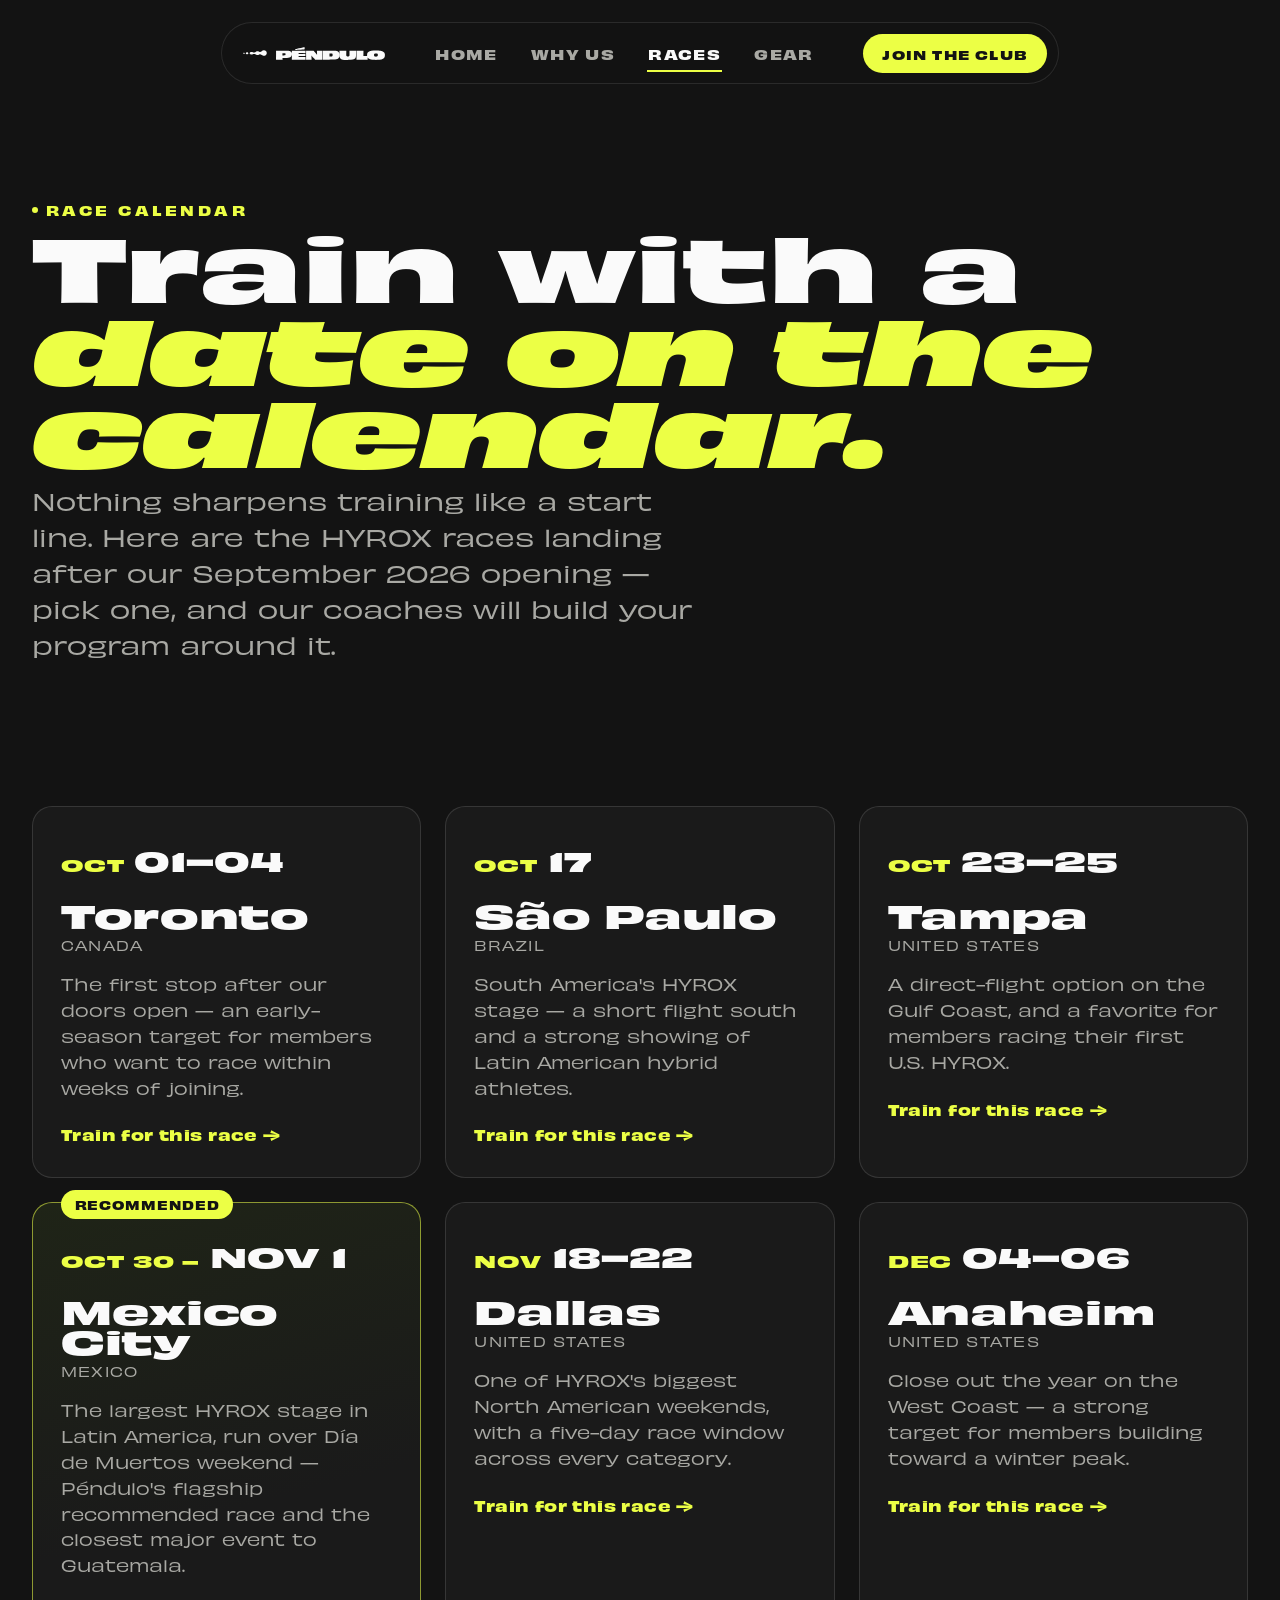
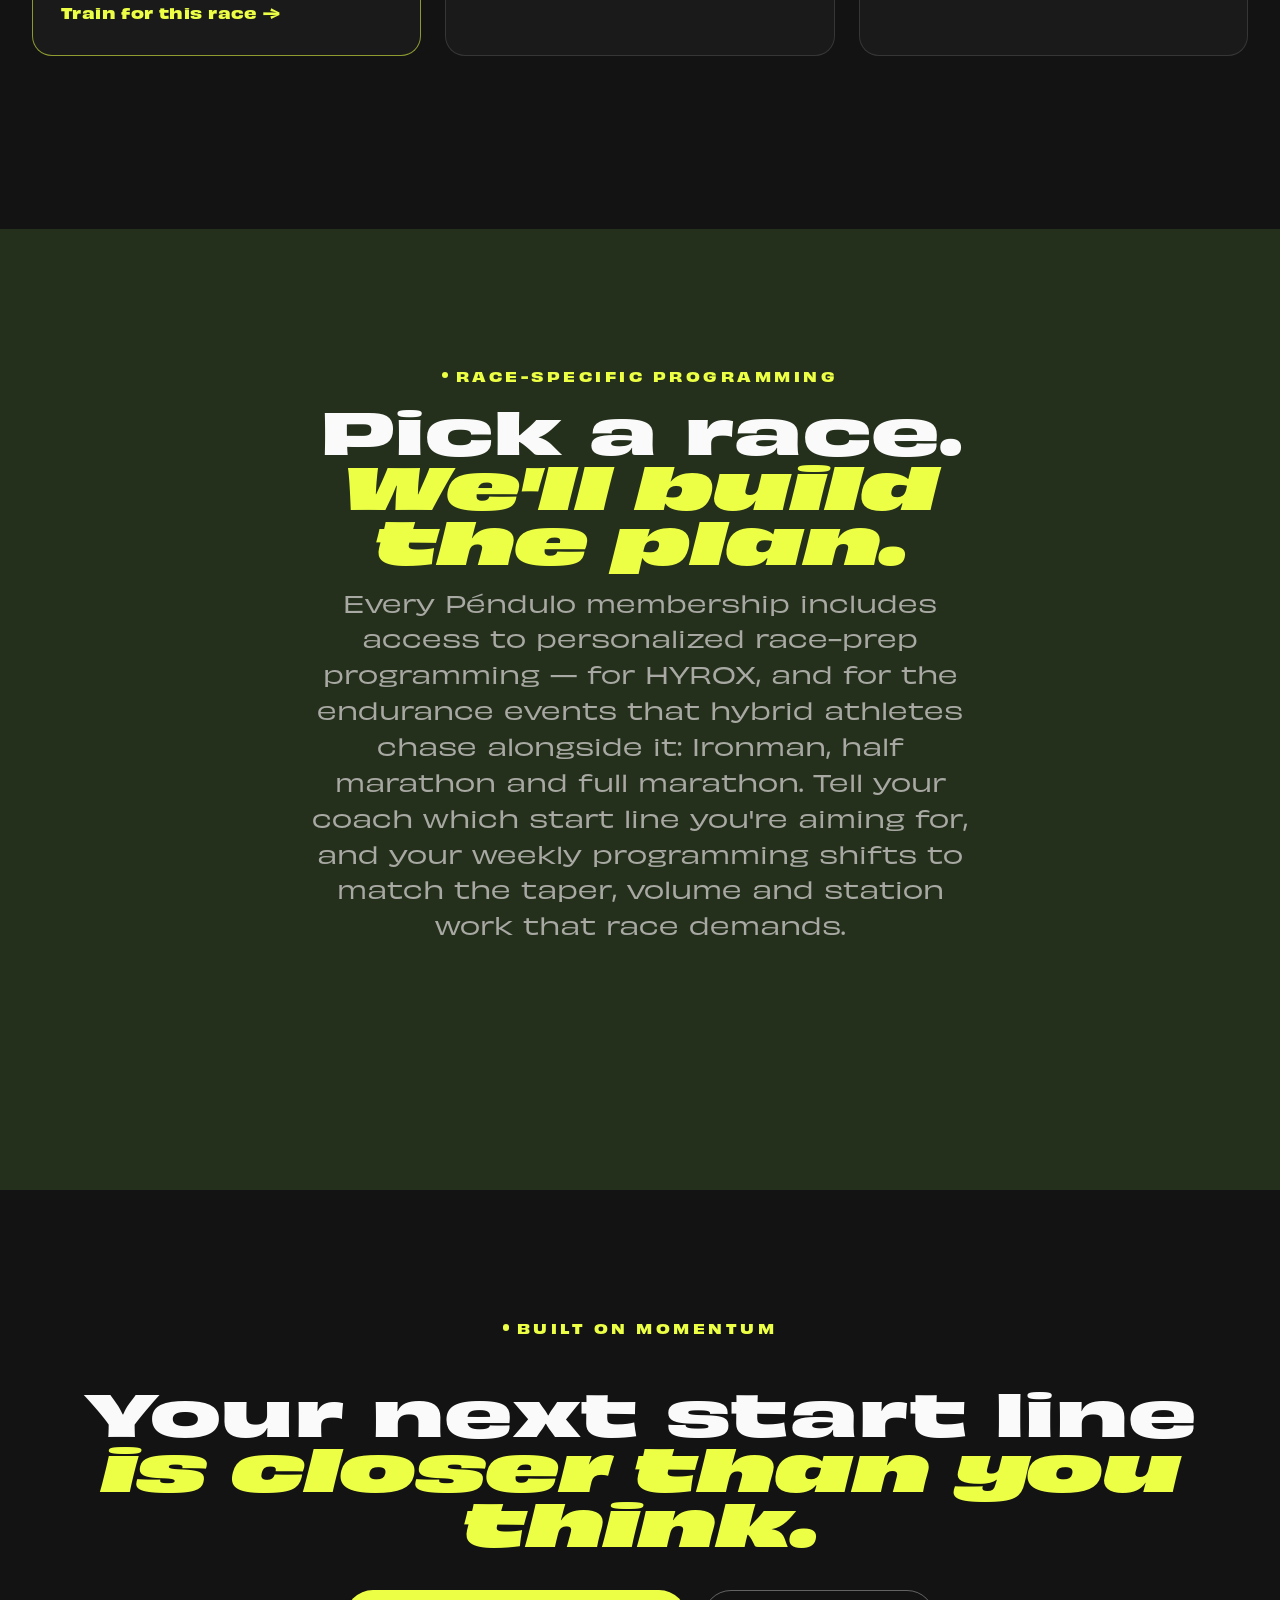
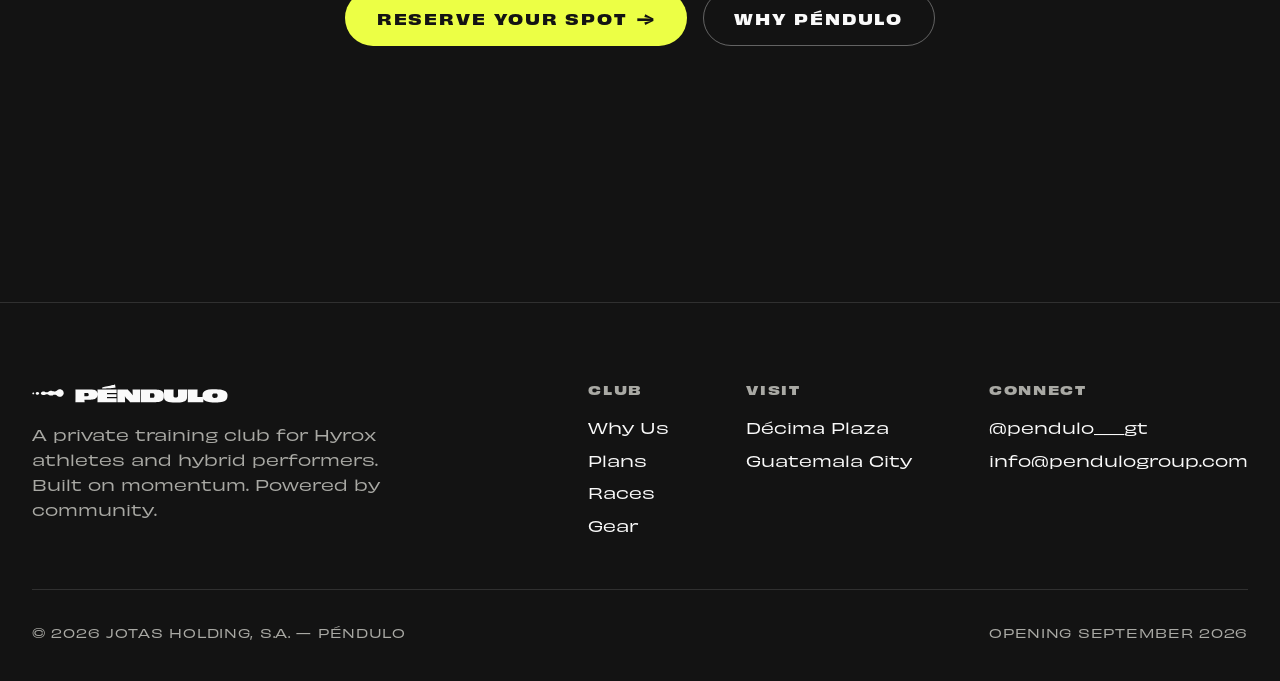
<file: races.html>
<!DOCTYPE html>
<html lang="en">
<head>
<meta charset="UTF-8">
<meta name="viewport" content="width=device-width, initial-scale=1.0">
<title>Recommended Races — Péndulo</title>
<meta name="description" content="Upcoming HYROX races after September 2026 that Péndulo members can train toward — Mexico City, São Paulo, Tampa, Dallas, Toronto and Anaheim.">
<meta property="og:title" content="Recommended Races — Péndulo">
<meta property="og:description" content="Upcoming HYROX races Péndulo members can train toward, starting September 2026.">
<meta property="og:type" content="website">
<meta property="og:image" content="/assets/img/floor-sled-lane.webp">
<meta name="theme-color" content="#131313">
<link rel="icon" href="/assets/img/favicon.ico" sizes="any">
<link rel="icon" href="/assets/img/favicon-512.png" type="image/png">
<link rel="apple-touch-icon" href="/assets/img/apple-touch-icon.png">
<link rel="stylesheet" href="/assets/css/styles.css">
</head>
<body>

<header class="site-header">
  <nav class="site-nav" aria-label="Primary">
    <a class="wordmark" href="/">
      <img class="mark" src="/assets/img/pendulo-mark.svg" alt="" width="1856" height="496">
      <img class="wordmark-img" src="/assets/img/pendulo-wordmark.svg" alt="Péndulo" width="1763" height="239">
    </a>
    <button class="nav-toggle" aria-label="Toggle menu" aria-expanded="false">
      <svg viewBox="0 0 24 24" fill="none" stroke="currentColor" stroke-width="2" stroke-linecap="round"><line x1="3" y1="7" x2="21" y2="7"/><line x1="3" y1="12" x2="21" y2="12"/><line x1="3" y1="17" x2="21" y2="17"/></svg>
    </button>
    <div class="nav-links">
      <a href="/">Home</a>
      <a href="/why-us">Why Us</a>
      <a href="/races" class="active">Races</a>
      <a href="/gear">Gear</a>
    </div>
    <a class="nav-cta" href="/plans">Join the Club</a>
  </nav>
</header>

<main>

  <section class="inner-hero">
    <div class="container">
      <span class="eyebrow" data-reveal>Race calendar</span>
      <h1 class="display-1-sm" data-reveal data-reveal-delay="1">Train with a <span class="italic-accent">date on the calendar.</span></h1>
      <p class="lede" data-reveal data-reveal-delay="2">Nothing sharpens training like a start line. Here are the HYROX races landing after our September 2026 opening — pick one, and our coaches will build your program around it.</p>
    </div>
  </section>

  <section class="section section-dark section-tight">
    <div class="container">
      <div class="races-grid">

        <article class="race-card" data-reveal>
          <div class="race-card-top">
            <span class="race-month">OCT</span>
            <span class="race-day">01–04</span>
          </div>
          <h3 class="display-3">Toronto</h3>
          <span class="race-country">Canada</span>
          <p>The first stop after our doors open — an early-season target for members who want to race within weeks of joining.</p>
          <a href="/plans" class="race-link">Train for this race →</a>
        </article>

        <article class="race-card" data-reveal data-reveal-delay="1">
          <div class="race-card-top">
            <span class="race-month">OCT</span>
            <span class="race-day">17</span>
          </div>
          <h3 class="display-3">São Paulo</h3>
          <span class="race-country">Brazil</span>
          <p>South America's HYROX stage — a short flight south and a strong showing of Latin American hybrid athletes.</p>
          <a href="/plans" class="race-link">Train for this race →</a>
        </article>

        <article class="race-card" data-reveal data-reveal-delay="2">
          <div class="race-card-top">
            <span class="race-month">OCT</span>
            <span class="race-day">23–25</span>
          </div>
          <h3 class="display-3">Tampa</h3>
          <span class="race-country">United States</span>
          <p>A direct-flight option on the Gulf Coast, and a favorite for members racing their first U.S. HYROX.</p>
          <a href="/plans" class="race-link">Train for this race →</a>
        </article>

        <article class="race-card is-featured" data-reveal data-reveal-delay="3">
          <div class="plan-highlight-tag">Recommended</div>
          <div class="race-card-top">
            <span class="race-month">OCT 30 –</span>
            <span class="race-day">NOV 1</span>
          </div>
          <h3 class="display-3">Mexico City</h3>
          <span class="race-country">Mexico</span>
          <p>The largest HYROX stage in Latin America, run over Día de Muertos weekend — Péndulo's flagship recommended race and the closest major event to Guatemala.</p>
          <a href="/plans" class="race-link">Train for this race →</a>
        </article>

        <article class="race-card" data-reveal>
          <div class="race-card-top">
            <span class="race-month">NOV</span>
            <span class="race-day">18–22</span>
          </div>
          <h3 class="display-3">Dallas</h3>
          <span class="race-country">United States</span>
          <p>One of HYROX's biggest North American weekends, with a five-day race window across every category.</p>
          <a href="/plans" class="race-link">Train for this race →</a>
        </article>

        <article class="race-card" data-reveal data-reveal-delay="1">
          <div class="race-card-top">
            <span class="race-month">DEC</span>
            <span class="race-day">04–06</span>
          </div>
          <h3 class="display-3">Anaheim</h3>
          <span class="race-country">United States</span>
          <p>Close out the year on the West Coast — a strong target for members building toward a winter peak.</p>
          <a href="/plans" class="race-link">Train for this race →</a>
        </article>

      </div>

      <p class="plan-fineprint" data-reveal>Dates reflect HYROX's published 2026/27 calendar at time of writing and may shift — always confirm at <a href="https://hyrox.com/find-my-race/" target="_blank" rel="noopener" class="text-lime">hyrox.com/find-my-race</a> before booking travel.</p>
    </div>
  </section>

  <section class="section section-military">
    <div class="container">
      <div class="section-head center" data-reveal>
        <span class="eyebrow">Race-specific programming</span>
        <h2 class="display-2">Pick a race. <span class="italic-accent">We'll build the plan.</span></h2>
        <p class="lede">Every Péndulo membership includes access to personalized race-prep programming — for HYROX, and for the endurance events that hybrid athletes chase alongside it: Ironman, half marathon and full marathon. Tell your coach which start line you're aiming for, and your weekly programming shifts to match the taper, volume and station work that race demands.</p>
      </div>
      <div class="hero-actions center" data-reveal data-reveal-delay="1">
        <a href="/plans" class="btn btn-primary">See Membership Plans <span class="btn-arrow">→</span></a>
      </div>
    </div>
  </section>

  <section class="section section-dark cta-band">
    <div class="container cta-band-inner" data-reveal>
      <span class="eyebrow">Built on momentum</span>
      <h2 class="display-2">Your next start line <span class="italic-accent">is closer than you think.</span></h2>
      <div class="hero-actions">
        <a href="/plans" class="btn btn-primary">Reserve Your Spot <span class="btn-arrow">→</span></a>
        <a href="/why-us" class="btn btn-outline">Why Péndulo</a>
      </div>
    </div>
  </section>

</main>

<footer class="site-footer">
  <div class="container">
    <div class="footer-top">
      <div class="footer-brand">
        <a class="wordmark" href="/">
          <img class="mark" src="/assets/img/pendulo-mark.svg" alt="" width="1856" height="496">
          <img class="wordmark-img" src="/assets/img/pendulo-wordmark.svg" alt="Péndulo" width="1763" height="239">
        </a>
        <p>A private training club for Hyrox athletes and hybrid performers. Built on momentum. Powered by community.</p>
      </div>
      <div class="footer-cols">
        <div class="footer-col">
          <h4>Club</h4>
          <a href="/why-us">Why Us</a>
          <a href="/plans">Plans</a>
          <a href="/races">Races</a>
          <a href="/gear">Gear</a>
        </div>
        <div class="footer-col">
          <h4>Visit</h4>
          <span>Décima Plaza</span>
          <span>Guatemala City</span>
        </div>
        <div class="footer-col">
          <h4>Connect</h4>
          <a href="https://www.instagram.com/pendulo___gt/" target="_blank" rel="noopener">@pendulo___gt</a>
          <a href="mailto:info@pendulogroup.com">info@pendulogroup.com</a>
        </div>
      </div>
    </div>
    <div class="footer-bottom">
      <span>© 2026 Jotas Holding, S.A. — Péndulo</span>
      <span>Opening September 2026</span>
    </div>
  </div>
</footer>

<script src="/assets/js/main.js"></script>
</body>
</html>
</file>
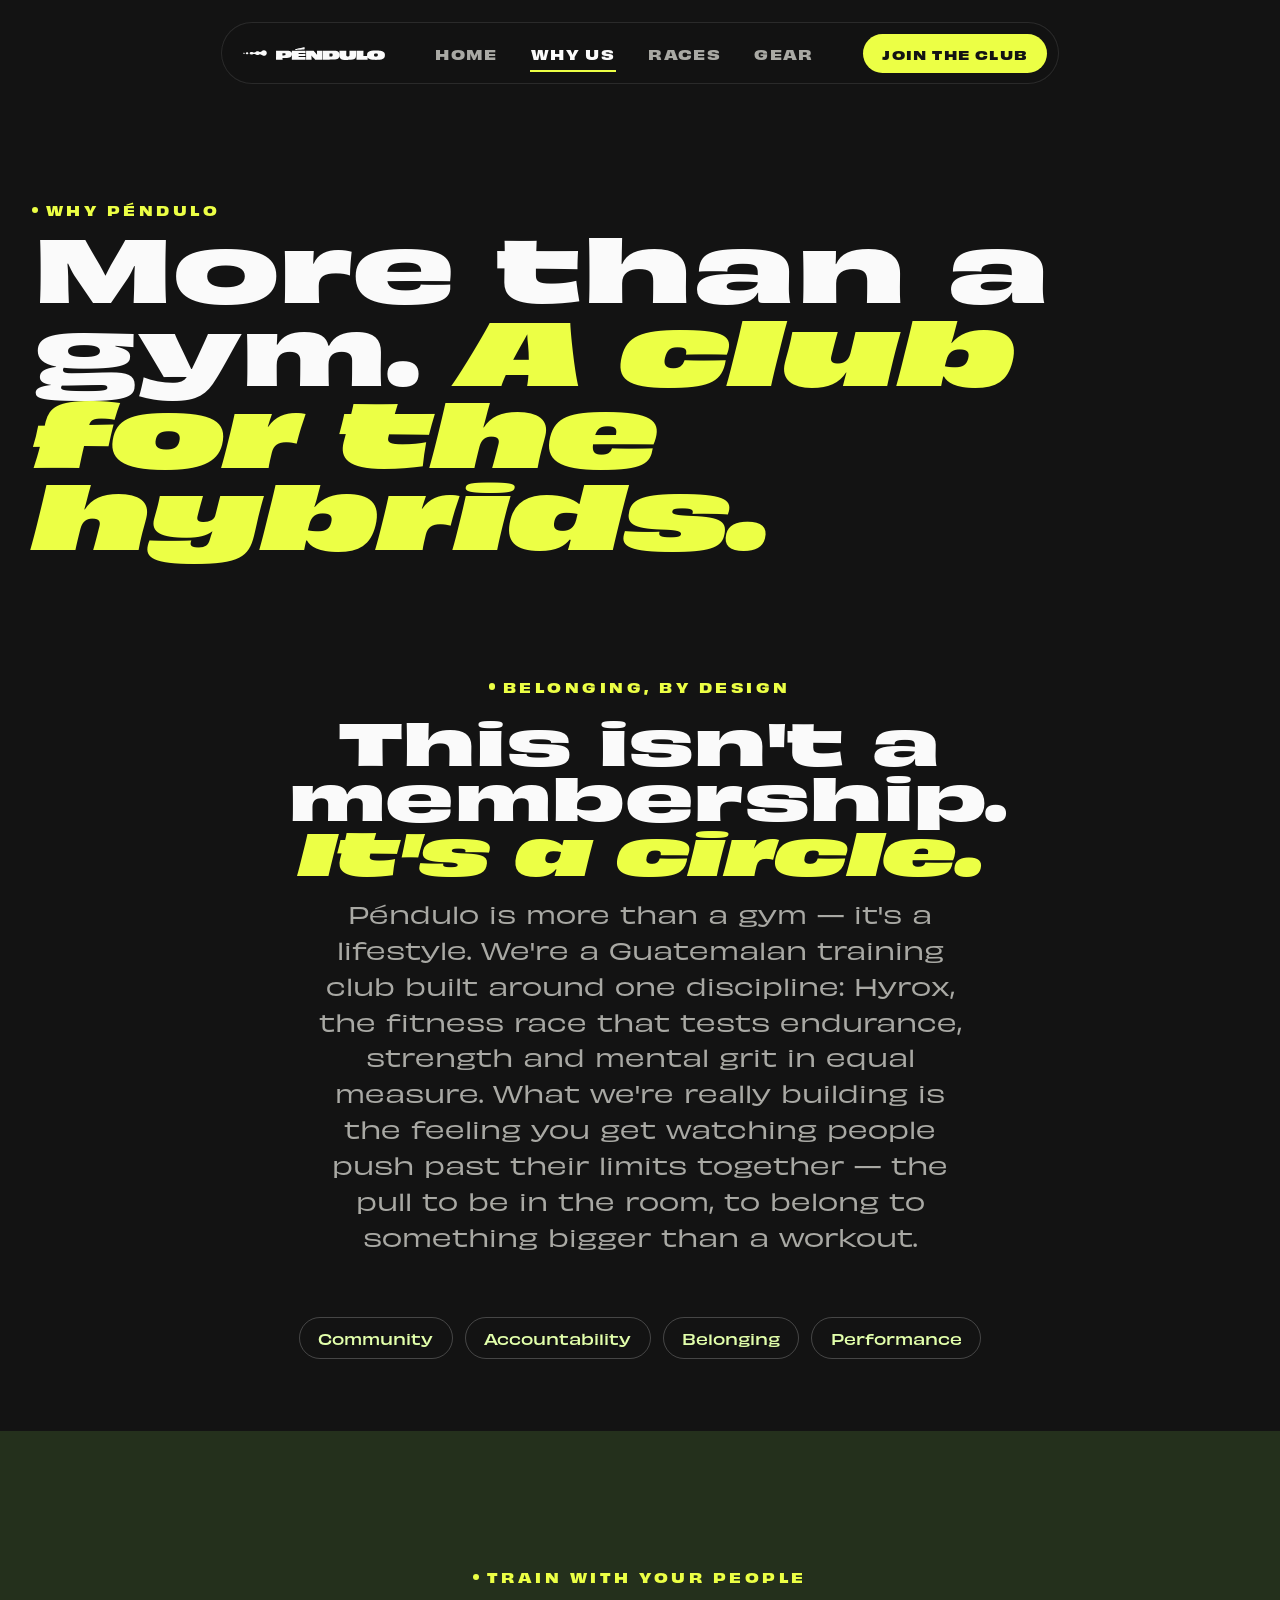
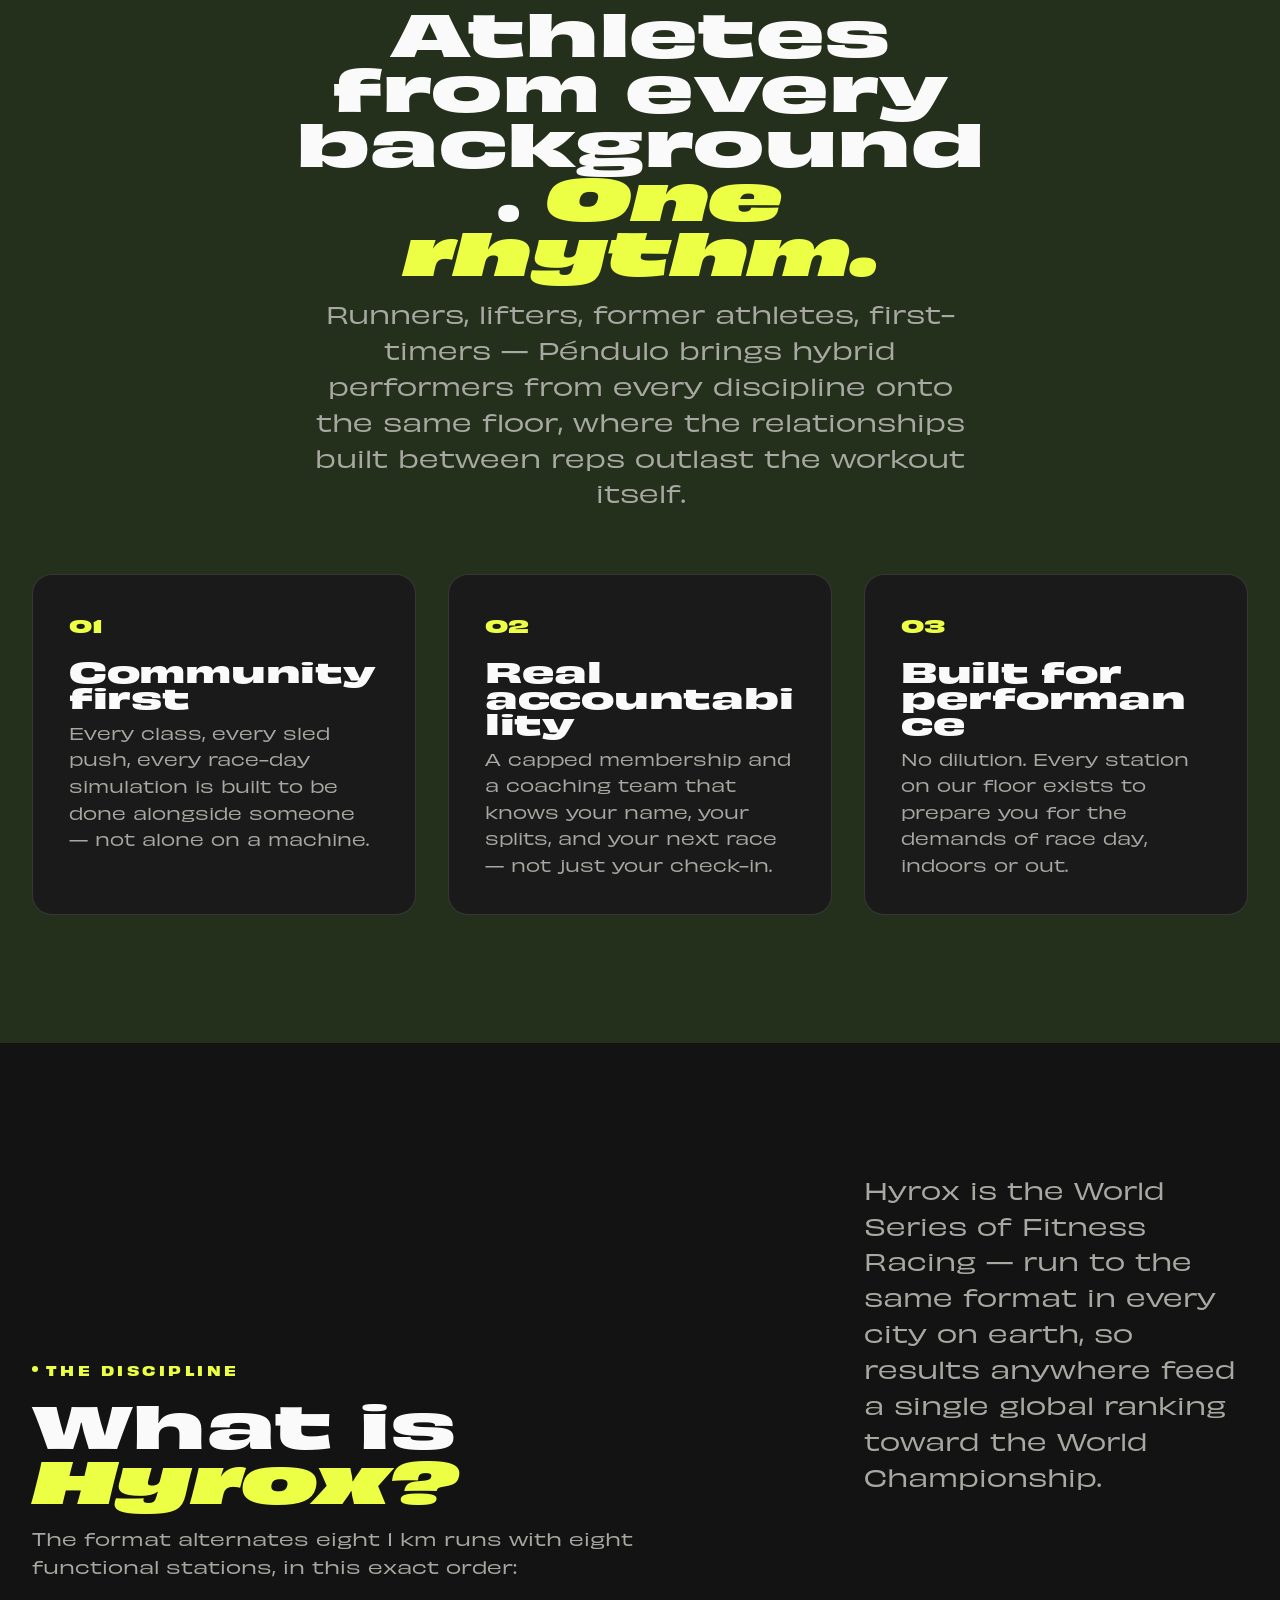
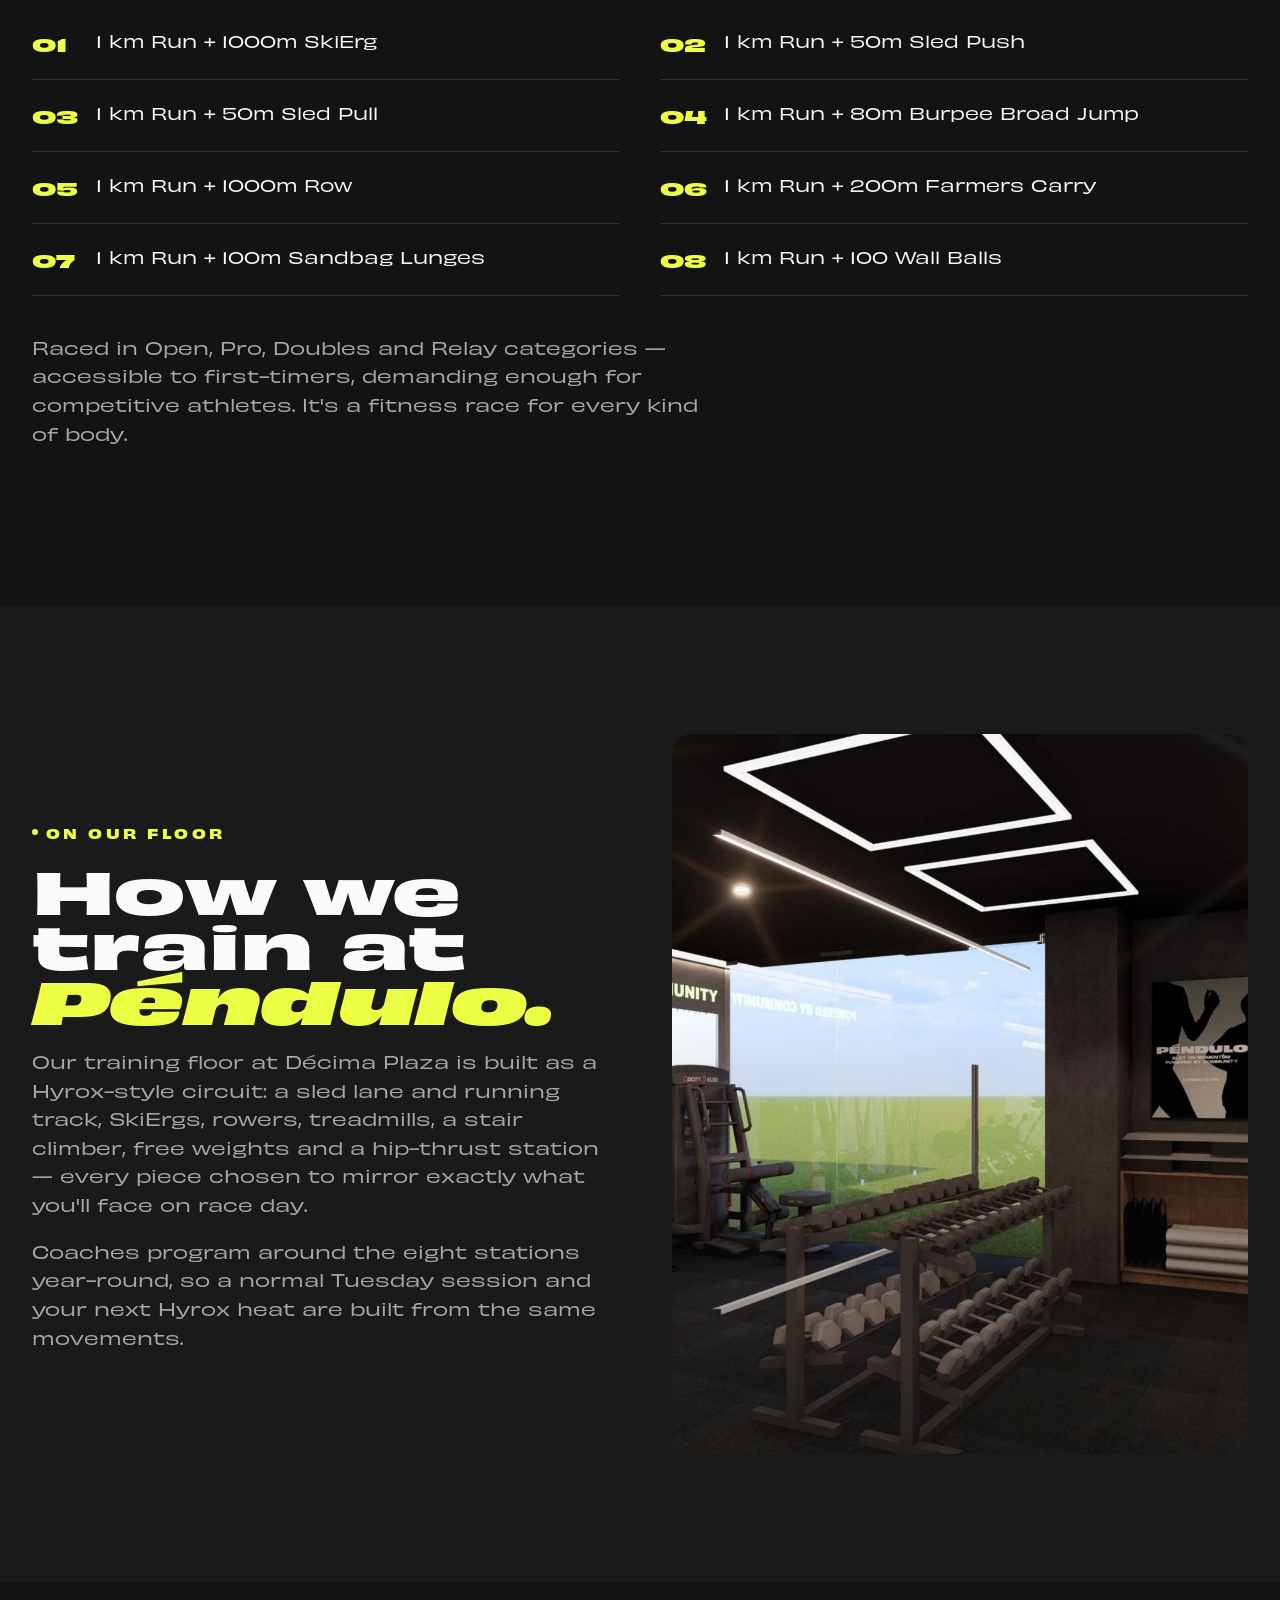
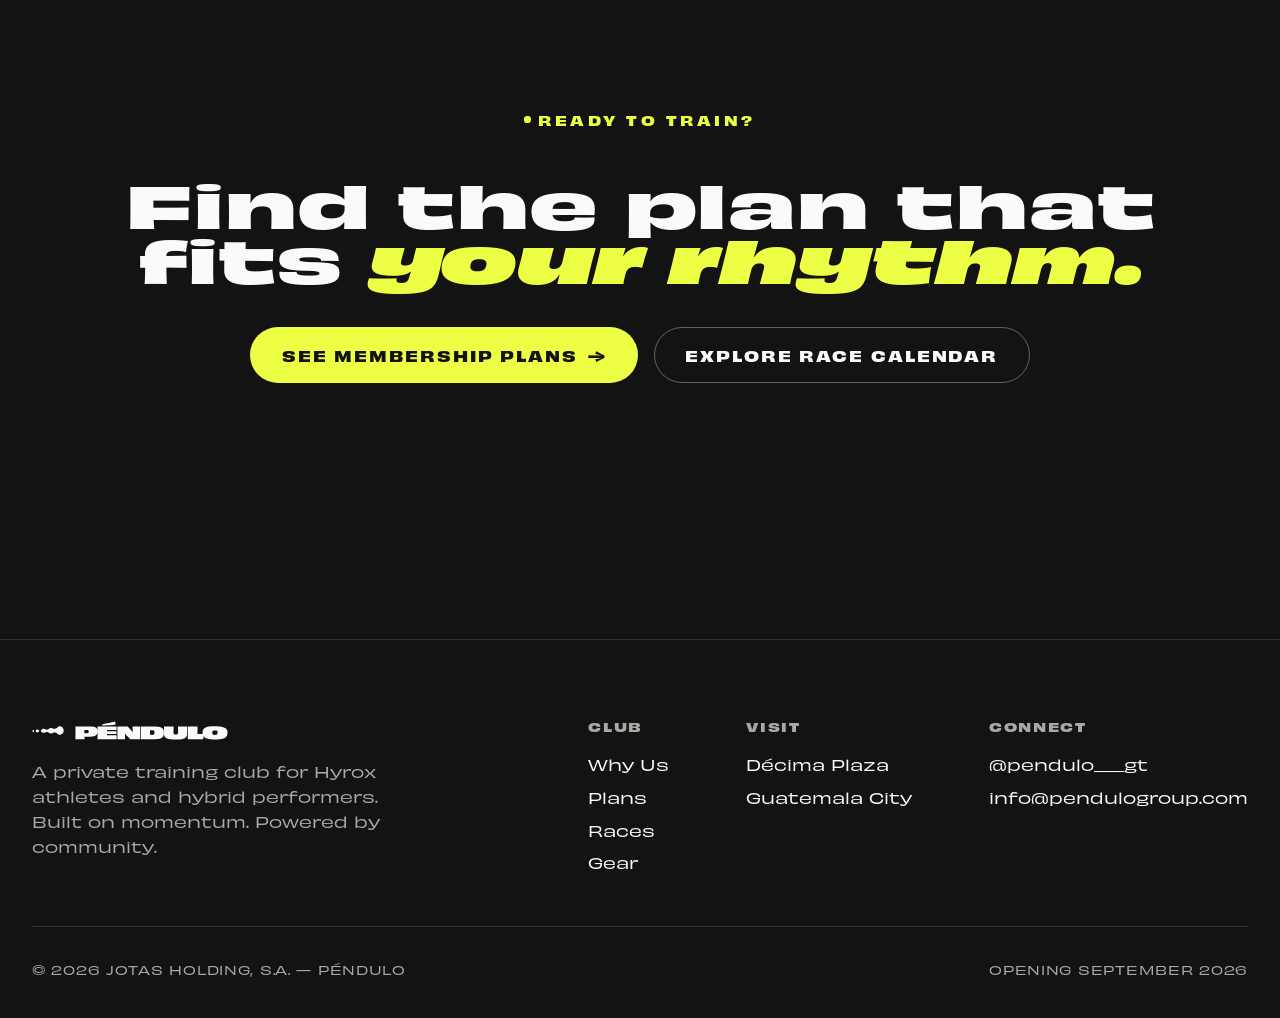
<file: why-us.html>
<!DOCTYPE html>
<html lang="en">
<head>
<meta charset="UTF-8">
<meta name="viewport" content="width=device-width, initial-scale=1.0">
<title>Why Us — Péndulo</title>
<meta name="description" content="Péndulo is more than a gym — it's a private club for Hyrox athletes and hybrid performers built on community, accountability, and performance.">
<meta property="og:title" content="Why Us — Péndulo">
<meta property="og:description" content="More than a gym. A club for hybrid athletes.">
<meta property="og:type" content="website">
<meta property="og:image" content="/assets/img/floor-weights.webp">
<meta name="theme-color" content="#131313">
<link rel="icon" href="/assets/img/favicon.ico" sizes="any">
<link rel="icon" href="/assets/img/favicon-512.png" type="image/png">
<link rel="apple-touch-icon" href="/assets/img/apple-touch-icon.png">
<link rel="stylesheet" href="/assets/css/styles.css">
</head>
<body>

<header class="site-header">
  <nav class="site-nav" aria-label="Primary">
    <a class="wordmark" href="/">
      <img class="mark" src="/assets/img/pendulo-mark.svg" alt="" width="1856" height="496">
      <img class="wordmark-img" src="/assets/img/pendulo-wordmark.svg" alt="Péndulo" width="1763" height="239">
    </a>
    <button class="nav-toggle" aria-label="Toggle menu" aria-expanded="false">
      <svg viewBox="0 0 24 24" fill="none" stroke="currentColor" stroke-width="2" stroke-linecap="round"><line x1="3" y1="7" x2="21" y2="7"/><line x1="3" y1="12" x2="21" y2="12"/><line x1="3" y1="17" x2="21" y2="17"/></svg>
    </button>
    <div class="nav-links">
      <a href="/">Home</a>
      <a href="/why-us" class="active">Why Us</a>
      <a href="/races">Races</a>
      <a href="/gear">Gear</a>
    </div>
    <a class="nav-cta" href="/plans">Join the Club</a>
  </nav>
</header>

<main>

  <section class="inner-hero">
    <div class="container">
      <span class="eyebrow" data-reveal>Why Péndulo</span>
      <h1 class="display-1-sm" data-reveal data-reveal-delay="1">More than a gym. <span class="italic-accent">A club for the hybrids.</span></h1>
    </div>
  </section>

  <section class="section section-dark section-tight">
    <div class="container">
      <div class="section-head center" data-reveal>
        <span class="eyebrow">Belonging, by design</span>
        <h2 class="display-2">This isn't a <span class="keep-word">membership.</span> <span class="italic-accent">It's a circle.</span></h2>
        <p class="lede">Péndulo is more than a gym — it's a lifestyle. We're a Guatemalan training club built around one discipline: Hyrox, the fitness race that tests endurance, strength and mental grit in equal measure. What we're really building is the feeling you get watching people push past their limits together — the pull to be in the room, to belong to something bigger than a workout.</p>
      </div>
      <div class="pillars center pillars-spaced" data-reveal data-reveal-delay="1">
        <span>Community</span>
        <span>Accountability</span>
        <span>Belonging</span>
        <span>Performance</span>
      </div>
    </div>
  </section>

  <section class="section section-military">
    <div class="container">
      <div class="section-head center" data-reveal>
        <span class="eyebrow">Train with your people</span>
        <h2 class="display-2">Athletes from every background. <span class="italic-accent">One rhythm.</span></h2>
        <p class="lede">Runners, lifters, former athletes, first-timers — Péndulo brings hybrid performers from every discipline onto the same floor, where the relationships built between reps outlast the workout itself.</p>
      </div>

      <div class="grid-3">
        <div class="card" data-reveal>
          <span class="card-num">01</span>
          <h3 class="display-3">Community first</h3>
          <p>Every class, every sled push, every race-day simulation is built to be done alongside someone — not alone on a machine.</p>
        </div>
        <div class="card" data-reveal data-reveal-delay="1">
          <span class="card-num">02</span>
          <h3 class="display-3">Real accountability</h3>
          <p>A capped membership and a coaching team that knows your name, your splits, and your next race — not just your check-in.</p>
        </div>
        <div class="card" data-reveal data-reveal-delay="2">
          <span class="card-num">03</span>
          <h3 class="display-3">Built for performance</h3>
          <p>No dilution. Every station on our floor exists to prepare you for the demands of race day, indoors or out.</p>
        </div>
      </div>
    </div>
  </section>

  <section class="section section-dark">
    <div class="container">
      <div class="intro-grid">
        <div class="section-head" data-reveal>
          <span class="eyebrow">The discipline</span>
          <h2 class="display-2">What is <span class="italic-accent">Hyrox?</span></h2>
        </div>
        <p class="lede" data-reveal data-reveal-delay="1">Hyrox is the World Series of Fitness Racing — run to the same format in every city on earth, so results anywhere feed a single global ranking toward the World Championship.</p>
      </div>

      <p class="station-intro" data-reveal>The format alternates eight 1&nbsp;km runs with eight functional stations, in this exact order:</p>

      <ul class="station-list" data-reveal>
        <li><span class="num">01</span> 1 km Run + 1000m SkiErg</li>
        <li><span class="num">02</span> 1 km Run + 50m Sled Push</li>
        <li><span class="num">03</span> 1 km Run + 50m Sled Pull</li>
        <li><span class="num">04</span> 1 km Run + 80m Burpee Broad Jump</li>
        <li><span class="num">05</span> 1 km Run + 1000m Row</li>
        <li><span class="num">06</span> 1 km Run + 200m Farmers Carry</li>
        <li><span class="num">07</span> 1 km Run + 100m Sandbag Lunges</li>
        <li><span class="num">08</span> 1 km Run + 100 Wall Balls</li>
      </ul>

      <p class="station-intro" data-reveal>Raced in Open, Pro, Doubles and Relay categories — accessible to first-timers, demanding enough for competitive athletes. It's a fitness race for every kind of body.</p>
    </div>
  </section>

  <section class="section section-raised">
    <div class="container">
      <div class="split reverse">
        <div class="split-media media-frame" data-reveal>
          <img src="/assets/img/floor-weights.webp" alt="Free weight and dumbbell area on the Péndulo training floor" loading="lazy">
        </div>
        <div class="split-copy" data-reveal data-reveal-delay="1">
          <span class="eyebrow">On our floor</span>
          <h2 class="display-2">How we train at <span class="italic-accent">Péndulo.</span></h2>
          <p>Our training floor at Décima Plaza is built as a Hyrox-style circuit: a sled lane and running track, SkiErgs, rowers, treadmills, a stair climber, free weights and a hip-thrust station — every piece chosen to mirror exactly what you'll face on race day.</p>
          <p>Coaches program around the eight stations year-round, so a normal Tuesday session and your next Hyrox heat are built from the same movements.</p>
        </div>
      </div>
    </div>
  </section>

  <section class="section section-dark cta-band">
    <div class="container cta-band-inner" data-reveal>
      <span class="eyebrow">Ready to train?</span>
      <h2 class="display-2">Find the plan that fits <span class="italic-accent">your rhythm.</span></h2>
      <div class="hero-actions">
        <a href="/plans" class="btn btn-primary">See Membership Plans <span class="btn-arrow">→</span></a>
        <a href="/races" class="btn btn-outline">Explore Race Calendar</a>
      </div>
    </div>
  </section>

</main>

<footer class="site-footer">
  <div class="container">
    <div class="footer-top">
      <div class="footer-brand">
        <a class="wordmark" href="/">
          <img class="mark" src="/assets/img/pendulo-mark.svg" alt="" width="1856" height="496">
          <img class="wordmark-img" src="/assets/img/pendulo-wordmark.svg" alt="Péndulo" width="1763" height="239">
        </a>
        <p>A private training club for Hyrox athletes and hybrid performers. Built on momentum. Powered by community.</p>
      </div>
      <div class="footer-cols">
        <div class="footer-col">
          <h4>Club</h4>
          <a href="/why-us">Why Us</a>
          <a href="/plans">Plans</a>
          <a href="/races">Races</a>
          <a href="/gear">Gear</a>
        </div>
        <div class="footer-col">
          <h4>Visit</h4>
          <span>Décima Plaza</span>
          <span>Guatemala City</span>
        </div>
        <div class="footer-col">
          <h4>Connect</h4>
          <a href="https://www.instagram.com/pendulo___gt/" target="_blank" rel="noopener">@pendulo___gt</a>
          <a href="mailto:info@pendulogroup.com">info@pendulogroup.com</a>
        </div>
      </div>
    </div>
    <div class="footer-bottom">
      <span>© 2026 Jotas Holding, S.A. — Péndulo</span>
      <span>Opening September 2026</span>
    </div>
  </div>
</footer>

<script src="/assets/js/main.js"></script>
</body>
</html>
</file>
<file: assets/css/styles.css>
/* ==========================================================================
   Péndulo — Design System
   Built on momentum. Powered by community.
   ========================================================================== */

/* ---------- Fonts ---------- */

@font-face {
  font-family: 'Obviously Extd';
  src: url('../fonts/Obviously-ExtdBold.woff2') format('woff2');
  font-weight: 700;
  font-style: normal;
  font-display: swap;
}

@font-face {
  font-family: 'Obviously Extd';
  src: url('../fonts/Obviously-ExtdBlackItalic.woff2') format('woff2');
  font-weight: 900;
  font-style: italic;
  font-display: swap;
}

@font-face {
  font-family: 'Obviously Wide';
  src: url('../fonts/ObviouslyWide-Regular.woff2') format('woff2');
  font-weight: 400;
  font-style: normal;
  font-display: swap;
}

@font-face {
  font-family: 'Obviously Wide';
  src: url('../fonts/ObviouslyWide-Medium.woff2') format('woff2');
  font-weight: 500;
  font-style: normal;
  font-display: swap;
}

@font-face {
  font-family: 'Obviously Wide';
  src: url('../fonts/ObviouslyWide-Bold.woff2') format('woff2');
  font-weight: 700;
  font-style: normal;
  font-display: swap;
}

@font-face {
  font-family: 'Obviously Wide';
  src: url('../fonts/ObviouslyWide-Black.woff2') format('woff2');
  font-weight: 900;
  font-style: normal;
  font-display: swap;
}

/* ---------- Tokens ---------- */

:root {
  --chalk: #FAFAFA;
  --race-day: #ECFF45;
  --tunnel-vision: #131313;
  --military-green: #24301C;
  --electric-lime: #E2FFAB;
  --graphite: #8f8f8f;
  --graphite-line: rgba(250, 250, 250, 0.12);

  --bg: var(--tunnel-vision);
  --bg-raised: #1a1a1a;
  --ink: var(--chalk);
  --ink-muted: #a9a9a4;
  --accent: var(--race-day);

  --font-display: 'Obviously Extd', 'Arial Black', sans-serif;
  --font-body: 'Obviously Wide', 'Helvetica Neue', Arial, sans-serif;

  --container: 1320px;
  --gutter: 32px;

  --ease: cubic-bezier(0.16, 1, 0.3, 1);
  --ease-soft: cubic-bezier(0.4, 0, 0.2, 1);
}

/* ---------- Reset ---------- */

*, *::before, *::after { box-sizing: border-box; }
html { scroll-behavior: smooth; }

html, body {
  margin: 0;
  padding: 0;
}

body {
  background: var(--bg);
  color: var(--ink);
  font-family: var(--font-body);
  font-weight: 400;
  min-height: 100vh;
  display: flex;
  flex-direction: column;
  -webkit-font-smoothing: antialiased;
  overflow-x: hidden;
}

img { max-width: 100%; display: block; }
a { color: inherit; text-decoration: none; }
ul { list-style: none; margin: 0; padding: 0; }
button { font-family: inherit; cursor: pointer; }

::selection {
  background: var(--race-day);
  color: var(--tunnel-vision);
}

.container {
  width: 100%;
  max-width: var(--container);
  margin-inline: auto;
  padding-inline: var(--gutter);
}

/* ---------- Typography ---------- */

h1, h2, h3, h4 {
  font-family: var(--font-display);
  font-weight: 700;
  line-height: 0.98;
  margin: 0;
  letter-spacing: -0.01em;
  overflow-wrap: break-word;
}

.eyebrow {
  display: inline-flex;
  align-items: center;
  gap: 0.6em;
  font-family: var(--font-body);
  font-weight: 600;
  font-size: 0.78rem;
  letter-spacing: 0.28em;
  text-transform: uppercase;
  color: var(--race-day);
}

.eyebrow::before {
  content: '';
  width: 0.5em;
  height: 0.5em;
  border-radius: 50%;
  background: currentColor;
  flex: none;
}

.display-1 {
  font-size: clamp(3rem, 9vw, 7.5rem);
}

.display-2 {
  font-size: clamp(1.25rem, 4.4vw, 3.5rem);
}

.display-3 {
  font-size: clamp(1.6rem, 3.4vw, 2.75rem);
}

.italic-accent {
  font-style: italic;
  font-weight: 900;
  color: var(--race-day);
}

p {
  margin: 0 0 1.1em;
  line-height: 1.7;
  color: var(--ink-muted);
  font-size: 1.05rem;
  font-weight: 400;
}

.lede {
  font-size: clamp(1.1rem, 2vw, 1.4rem);
  line-height: 1.6;
  color: var(--ink-muted);
  max-width: 42rem;
}

.keep-word { overflow-wrap: normal; word-break: normal; }

.text-chalk { color: var(--ink) !important; }
.text-lime { color: var(--race-day) !important; }

/* ---------- Buttons ---------- */

.btn {
  display: inline-flex;
  align-items: center;
  gap: 0.6rem;
  font-family: var(--font-body);
  font-weight: 700;
  font-size: clamp(0.64rem, 2.6vw, 0.85rem);
  letter-spacing: clamp(0.05em, 1.5vw, 0.14em);
  text-transform: uppercase;
  padding: clamp(0.7rem, 3vw, 1rem) clamp(1.1rem, 5vw, 1.9rem);
  border-radius: 999px;
  border: 1px solid transparent;
  transition: transform 0.45s var(--ease), background-color 0.3s var(--ease-soft), color 0.3s var(--ease-soft), border-color 0.3s var(--ease-soft);
  white-space: nowrap;
  max-width: 100%;
}

.btn-primary {
  background: var(--race-day);
  color: var(--tunnel-vision);
}

.btn-primary:hover {
  transform: translateY(-2px);
  background: var(--electric-lime);
}

.btn-outline {
  border-color: rgba(250, 250, 250, 0.35);
  color: var(--chalk);
}

.btn-outline:hover {
  border-color: var(--race-day);
  color: var(--race-day);
  transform: translateY(-2px);
}

.btn-arrow {
  transition: transform 0.4s var(--ease);
}

.btn:hover .btn-arrow {
  transform: translateX(4px);
}

/* ---------- Nav (centered) ---------- */

.site-header {
  position: fixed;
  top: 0;
  left: 0;
  right: 0;
  z-index: 100;
  display: flex;
  justify-content: center;
  padding: 1.4rem var(--gutter) 0;
  pointer-events: none;
}

.site-nav {
  pointer-events: all;
  display: flex;
  align-items: center;
  gap: clamp(1.5rem, 4vw, 3rem);
  background: rgba(19, 19, 19, 0.6);
  border: 1px solid rgba(250, 250, 250, 0.1);
  backdrop-filter: blur(16px);
  -webkit-backdrop-filter: blur(16px);
  border-radius: 999px;
  padding: 0.65rem 0.7rem 0.65rem 1.35rem;
  transition: background-color 0.4s var(--ease-soft), border-color 0.4s var(--ease-soft), box-shadow 0.4s var(--ease-soft);
}

.site-header.is-scrolled .site-nav {
  background: rgba(19, 19, 19, 0.86);
  border-color: rgba(250, 250, 250, 0.16);
  box-shadow: 0 12px 40px rgba(0,0,0,0.35);
}

.site-nav .wordmark {
  display: flex;
  align-items: center;
  gap: 0.5rem;
  white-space: nowrap;
}

.site-nav .wordmark .mark {
  width: 24px;
  height: auto;
}

.site-nav .wordmark .wordmark-img {
  height: 15px;
  width: auto;
}

.site-nav .nav-links {
  display: flex;
  align-items: center;
  gap: clamp(1.1rem, 2.6vw, 1.9rem);
}

.site-nav .nav-links a {
  position: relative;
  font-size: 0.8rem;
  font-weight: 600;
  letter-spacing: 0.1em;
  text-transform: uppercase;
  color: var(--ink-muted);
  padding: 0.4rem 0.1rem;
  transition: color 0.3s var(--ease-soft);
}

.site-nav .nav-links a::after {
  content: '';
  position: absolute;
  left: 0; right: 100%;
  bottom: -2px;
  height: 1.5px;
  background: var(--race-day);
  transition: right 0.35s var(--ease);
}

.site-nav .nav-links a:hover,
.site-nav .nav-links a.active {
  color: var(--chalk);
}

.site-nav .nav-links a.active::after,
.site-nav .nav-links a:hover::after {
  right: 0;
}

.site-nav .nav-cta {
  background: var(--race-day);
  color: var(--tunnel-vision);
  font-size: 0.75rem;
  font-weight: 700;
  letter-spacing: 0.1em;
  text-transform: uppercase;
  padding: 0.62rem 1.2rem;
  border-radius: 999px;
  transition: background-color 0.3s var(--ease-soft), transform 0.3s var(--ease);
}

.site-nav .nav-cta:hover {
  background: var(--electric-lime);
  transform: translateY(-1px);
}

.nav-toggle {
  display: none;
  width: 40px;
  height: 40px;
  border-radius: 50%;
  border: none;
  background: transparent;
  color: var(--chalk);
  align-items: center;
  justify-content: center;
}

.nav-toggle svg { width: 20px; height: 20px; }

@media (max-width: 720px) {
  .site-nav { width: 100%; justify-content: space-between; }
  .site-nav.nav-open { backdrop-filter: none; -webkit-backdrop-filter: none; }
  .site-nav .nav-links {
    position: fixed;
    inset: 0;
    background: var(--tunnel-vision);
    flex-direction: column;
    justify-content: center;
    gap: 2rem;
    opacity: 0;
    pointer-events: none;
    transition: opacity 0.35s var(--ease-soft);
  }
  .site-nav .nav-links a { font-size: 1.4rem; }
  .nav-open .nav-links { opacity: 1; pointer-events: all; }
  .site-nav .nav-cta {
    display: inline-flex;
    position: fixed;
    left: 50%;
    bottom: 3.5rem;
    z-index: 1;
    transform: translateX(-50%) translateY(0.5rem);
    opacity: 0;
    pointer-events: none;
    transition: opacity 0.35s var(--ease-soft), transform 0.35s var(--ease-soft);
  }
  .nav-open .nav-cta {
    opacity: 1;
    pointer-events: all;
    transform: translateX(-50%) translateY(0);
  }
  .nav-toggle { display: flex; }
}

/* ---------- Footer ---------- */

.site-footer {
  border-top: 1px solid var(--graphite-line);
  padding: clamp(3rem, 8vw, 5rem) 0 2.5rem;
  margin-top: clamp(4rem, 10vw, 8rem);
}

.footer-top {
  display: flex;
  flex-wrap: wrap;
  justify-content: space-between;
  gap: 3rem;
  padding-bottom: 3rem;
}

.footer-brand .wordmark {
  display: flex;
  align-items: center;
  gap: 0.6rem;
  margin-bottom: 1.1rem;
}

.footer-brand .mark { width: 32px; height: auto; }
.footer-brand .wordmark-img { height: 21px; width: auto; }

.footer-brand p {
  max-width: 22rem;
  font-size: 0.92rem;
  margin: 0;
}

.footer-cols {
  display: flex;
  gap: clamp(2.5rem, 6vw, 5rem);
  flex-wrap: wrap;
}

.footer-col h4 {
  font-family: var(--font-body);
  font-weight: 700;
  font-size: 0.75rem;
  letter-spacing: 0.14em;
  text-transform: uppercase;
  color: var(--ink-muted);
  margin-bottom: 1rem;
}

.footer-col a, .footer-col span {
  display: block;
  font-size: 0.92rem;
  color: var(--chalk);
  padding: 0.3rem 0;
  transition: color 0.25s var(--ease-soft);
}

.footer-col a:hover { color: var(--race-day); }

.footer-bottom {
  display: flex;
  flex-wrap: wrap;
  justify-content: space-between;
  gap: 1rem;
  padding-top: 2rem;
  border-top: 1px solid var(--graphite-line);
  font-size: 0.75rem;
  letter-spacing: 0.06em;
  text-transform: uppercase;
  color: var(--ink-muted);
}

/* ---------- Reveal animation ---------- */

[data-reveal] {
  opacity: 0;
  transform: translateY(28px);
  transition: opacity 0.9s var(--ease), transform 0.9s var(--ease);
}

[data-reveal].is-visible {
  opacity: 1;
  transform: translateY(0);
}

[data-reveal-delay="1"] { transition-delay: 0.08s; }
[data-reveal-delay="2"] { transition-delay: 0.16s; }
[data-reveal-delay="3"] { transition-delay: 0.24s; }
[data-reveal-delay="4"] { transition-delay: 0.32s; }

@media (prefers-reduced-motion: reduce) {
  html { scroll-behavior: auto; }
  [data-reveal] { opacity: 1; transform: none; transition: none; }
  .btn, .site-nav .nav-links a::after { transition: none; }
}

/* ---------- Marquee ---------- */

.marquee {
  overflow: hidden;
  border-top: 1px solid var(--graphite-line);
  border-bottom: 1px solid var(--graphite-line);
  padding: 1.1rem 0;
  white-space: nowrap;
}

.marquee-track {
  display: inline-flex;
  align-items: center;
  animation: marquee 32s linear infinite;
  will-change: transform;
  backface-visibility: hidden;
  -webkit-backface-visibility: hidden;
}

.marquee-track span {
  font-family: var(--font-display);
  font-weight: 700;
  font-size: 1.1rem;
  letter-spacing: 0.02em;
  text-transform: uppercase;
  color: var(--ink-muted);
  padding: 0 1.5rem;
  display: inline-flex;
  align-items: center;
  gap: 1.5rem;
}

.marquee-track span::after {
  content: '\2022';
  color: var(--race-day);
}

@keyframes marquee {
  from { transform: translateX(0); }
  to { transform: translateX(-50%); }
}

/* ---------- Section utilities ---------- */

.section {
  padding: clamp(4rem, 10vw, 8rem) 0;
}

.section-tight { padding: clamp(2.5rem, 6vw, 4.5rem) 0; }

.section-dark { background: var(--tunnel-vision); }
.section-raised { background: var(--bg-raised); }
.section-military {
  background: var(--military-green);
}

.section-head {
  max-width: 44rem;
  margin-bottom: clamp(2.5rem, 6vw, 4rem);
}

.section-head.center {
  margin-inline: auto;
  text-align: center;
}

.section-head.center .eyebrow { justify-content: center; }

.section-head h1, .section-head h2, .section-head h3 {
  margin-top: 0.9rem;
  margin-bottom: 1.25rem;
}

.section-head .lede { margin-inline: auto; }

.pillars.center, .hero-actions.center { justify-content: center; }
.pillars-spaced { margin-top: 2.5rem; }

.grid-2 {
  display: grid;
  grid-template-columns: repeat(2, minmax(0, 1fr));
  gap: clamp(1.5rem, 4vw, 3rem);
}

.grid-3 {
  display: grid;
  grid-template-columns: repeat(3, minmax(0, 1fr));
  gap: clamp(1.25rem, 3vw, 2rem);
}

.grid-4 {
  display: grid;
  grid-template-columns: repeat(4, minmax(0, 1fr));
  gap: clamp(1.25rem, 3vw, 2rem);
}

@media (max-width: 980px) {
  .grid-3, .grid-4 { grid-template-columns: repeat(2, minmax(0, 1fr)); }
}

@media (max-width: 640px) {
  .grid-2, .grid-3, .grid-4 { grid-template-columns: minmax(0, 1fr); }
}

.divider {
  border: none;
  border-top: 1px solid var(--graphite-line);
  margin: 0;
}

.tag-pill {
  display: inline-flex;
  align-items: center;
  border: 1px solid rgba(250,250,250,0.22);
  border-radius: 999px;
  padding: 0.55rem 1.15rem;
  font-size: 0.82rem;
  letter-spacing: 0.02em;
  color: var(--electric-lime);
  font-weight: 500;
}

.stat {
  display: flex;
  flex-direction: column;
  gap: 0.35rem;
}

.stat .num {
  font-family: var(--font-display);
  font-weight: 700;
  font-size: clamp(2.25rem, 5vw, 3.75rem);
  color: var(--race-day);
  line-height: 1;
}

.stat .label {
  font-size: 0.8rem;
  letter-spacing: 0.1em;
  text-transform: uppercase;
  color: var(--ink-muted);
}

/* ---------- Media frames ---------- */

.media-frame {
  position: relative;
  overflow: hidden;
  border-radius: 1.25rem;
  isolation: isolate;
}

.media-frame img {
  width: 100%;
  height: 100%;
  object-fit: cover;
  transform: scale(1.04);
  transition: transform 1.6s var(--ease);
}

.media-frame:hover img { transform: scale(1.12); }

.media-frame::after {
  content: '';
  position: absolute; inset: 0;
  background: linear-gradient(180deg, rgba(19,19,19,0) 40%, rgba(19,19,19,0.55) 100%);
  pointer-events: none;
}

/* ---------- Cards ---------- */

.card {
  background: var(--bg-raised);
  border: 1px solid var(--graphite-line);
  border-radius: 1.25rem;
  padding: clamp(1.5rem, 3vw, 2.25rem);
  transition: transform 0.5s var(--ease), border-color 0.4s var(--ease-soft), background-color 0.4s var(--ease-soft);
}

.card:hover {
  transform: translateY(-6px);
  border-color: rgba(236,255,69,0.4);
}

/* ==========================================================================
   Home / Hero
   ========================================================================== */

.hero {
  position: relative;
  min-height: 100svh;
  display: flex;
  align-items: flex-end;
  overflow: hidden;
}

.hero-media {
  position: absolute;
  inset: 0;
  z-index: -2;
}

.hero-media img {
  width: 100%;
  height: 100%;
  object-fit: cover;
  object-position: 30% 22%;
  animation: hero-zoom 18s var(--ease-soft) forwards;
}

@keyframes hero-zoom {
  from { transform: scale(1.12); }
  to { transform: scale(1); }
}

.hero-scrim {
  position: absolute;
  inset: 0;
  background:
    linear-gradient(180deg, rgba(19,19,19,0.32) 0%, rgba(19,19,19,0.14) 32%, rgba(19,19,19,0.5) 78%, var(--tunnel-vision) 100%),
    linear-gradient(90deg, rgba(19,19,19,0.32) 0%, rgba(19,19,19,0.05) 45%, rgba(19,19,19,0.32) 100%);
}

.hero-glow {
  position: absolute;
  inset: 0;
  pointer-events: none;
  background: radial-gradient(600px circle at var(--gx, 50%) var(--gy, 30%), rgba(236,255,69,0.10), transparent 60%);
  transition: background 0.2s linear;
}

.hero-content {
  position: relative;
  z-index: 1;
  padding-top: 9rem;
  padding-bottom: clamp(4rem, 9vw, 7rem);
  display: flex;
  flex-direction: column;
  align-items: flex-start;
  gap: 1.4rem;
  min-width: 0;
  max-width: 100%;
}

.hero-title {
  font-size: clamp(1.85rem, 9vw, 8.5rem);
  color: var(--chalk);
  text-shadow: 0 4px 40px rgba(0,0,0,0.45);
  min-width: 0;
  max-width: 100%;
}

.hero-tagline {
  font-family: var(--font-display);
  font-weight: 700;
  font-size: clamp(1rem, 2.4vw, 1.5rem);
  color: var(--graphite);
  text-transform: uppercase;
  letter-spacing: 0.02em;
  margin: 0;
}

.hero-date {
  display: flex;
  align-items: baseline;
  gap: 0.7rem;
  padding: 0.7rem 1.15rem;
  border: 1px solid rgba(250,250,250,0.25);
  border-radius: 999px;
  background: rgba(19,19,19,0.35);
  backdrop-filter: blur(6px);
}

.hero-date-label {
  font-size: 0.7rem;
  letter-spacing: 0.16em;
  text-transform: uppercase;
  color: var(--ink-muted);
}

.hero-date-value {
  font-family: var(--font-display);
  font-weight: 700;
  font-size: 0.92rem;
  color: var(--race-day);
  letter-spacing: 0.02em;
}

.hero-actions {
  display: flex;
  flex-wrap: wrap;
  gap: 1rem;
  margin-top: 0.5rem;
}

.scroll-cue {
  position: absolute;
  bottom: 1.75rem;
  left: 50%;
  transform: translateX(-50%);
  width: 26px;
  height: 42px;
  border: 1.5px solid rgba(250,250,250,0.4);
  border-radius: 999px;
  z-index: 1;
}

@media (max-width: 620px) {
  .scroll-cue { display: none; }
}

.scroll-cue span {
  position: absolute;
  top: 7px;
  left: 50%;
  transform: translateX(-50%);
  width: 4px;
  height: 8px;
  border-radius: 999px;
  background: var(--race-day);
  animation: scroll-cue 1.8s ease-in-out infinite;
}

@keyframes scroll-cue {
  0% { opacity: 1; top: 7px; }
  60% { opacity: 0.2; top: 20px; }
  61% { opacity: 0; top: 7px; }
  100% { opacity: 1; top: 7px; }
}

/* Intro / teaser grid */

.intro-grid {
  display: flex;
  justify-content: space-between;
  gap: 3rem;
  flex-wrap: wrap;
  align-items: flex-end;
}

.intro-grid .section-head { margin-bottom: 0; flex: 2 1 26rem; max-width: 46rem; }
.intro-grid .lede { flex: 1 1 18rem; max-width: 24rem; padding-bottom: 0.3rem; }

/* Stat row */

.stat-row {
  display: grid;
  grid-template-columns: repeat(3, minmax(0, 1fr));
  gap: 2rem;
}

@media (max-width: 620px) {
  .stat-row { grid-template-columns: minmax(0, 1fr); gap: 2.25rem; }
}

/* CTA band */

.cta-band-inner {
  text-align: center;
  display: flex;
  flex-direction: column;
  align-items: center;
  gap: 2.25rem;
}

.cta-band-inner .hero-actions { justify-content: center; }

.cta-band-inner .eyebrow { justify-content: center; margin-bottom: 0.5rem; }

/* ==========================================================================
   Split layout (media + copy)
   ========================================================================== */

.split {
  display: grid;
  grid-template-columns: minmax(0, 1fr) minmax(0, 1fr);
  gap: clamp(2rem, 5vw, 4.5rem);
  align-items: center;
}

.split.reverse .split-media { order: 2; }
.split.reverse .split-copy { order: 1; }

.split-media {
  aspect-ratio: 4 / 5;
  min-width: 0;
}

.split-copy {
  min-width: 0;
}

.split-copy h2 { margin-top: 1.1rem; margin-bottom: 1.4rem; }
.split-copy p:last-of-type { margin-bottom: 1.5rem; }

.pillars {
  display: flex;
  flex-wrap: wrap;
  gap: 0.75rem;
  margin-top: 0.5rem;
}

.pillars span {
  border: 1px solid rgba(250, 250, 250, 0.22);
  border-radius: 999px;
  padding: 0.55rem 1.15rem;
  font-size: 0.85rem;
  font-weight: 500;
  color: var(--electric-lime);
}

@media (max-width: 860px) {
  .split, .split.reverse { grid-template-columns: minmax(0, 1fr); }
  .split.reverse .split-media, .split.reverse .split-copy { order: initial; }
  .split-media { aspect-ratio: 16 / 10; }
}

/* Cards with numbers */

.card-num {
  display: block;
  font-family: var(--font-display);
  font-weight: 700;
  font-size: 1.05rem;
  color: var(--race-day);
  margin-bottom: 1.25rem;
}

.card h3 { margin-bottom: 0.6rem; color: var(--chalk); font-size: clamp(1.3rem, 2.2vw, 1.65rem); hyphens: auto; }
.card p { margin-bottom: 0; font-size: 0.98rem; }

/* Station list (Hyrox explainer) */

.station-intro {
  font-size: 1.05rem;
  max-width: 42rem;
  margin: 0 0 2rem;
}

.station-list {
  display: grid;
  grid-template-columns: repeat(2, minmax(0, 1fr));
  gap: 0.25rem 2.5rem;
  margin-bottom: 2.25rem;
}

@media (max-width: 620px) {
  .station-list { grid-template-columns: minmax(0, 1fr); }
}

.station-list li {
  display: grid;
  grid-template-columns: 2.75rem 1fr;
  align-items: start;
  gap: 1.25rem;
  padding: 1rem 0;
  border-bottom: 1px solid var(--graphite-line);
  font-size: 1rem;
  line-height: 1.5;
  color: var(--chalk);
  min-height: 4.25rem;
}

.station-list li .num {
  font-family: var(--font-display);
  font-weight: 700;
  color: var(--race-day);
  padding-top: 0.1rem;
  min-width: 2rem;
  font-size: 1.1rem;
}

/* ==========================================================================
   Inner page hero (no image)
   ========================================================================== */

.inner-hero {
  padding: clamp(8.5rem, 16vw, 12rem) 0 clamp(2rem, 5vw, 3rem);
}

.inner-hero .lede { margin-top: 1rem; }

.display-1-sm {
  font-size: clamp(2.75rem, 7vw, 5.25rem);
  color: var(--chalk);
}

/* ==========================================================================
   Plans
   ========================================================================== */

.plans-grid {
  display: grid;
  grid-template-columns: repeat(4, minmax(0, 1fr));
  gap: 1.5rem;
  align-items: stretch;
}

@media (max-width: 1080px) {
  .plans-grid { grid-template-columns: repeat(2, minmax(0, 1fr)); }
}

@media (max-width: 620px) {
  .plans-grid { grid-template-columns: minmax(0, 1fr); }
}

.plan-card {
  position: relative;
  background: var(--bg-raised);
  border: 1px solid var(--graphite-line);
  border-radius: 1.25rem;
  padding: 2rem 1.75rem 2.25rem;
  display: flex;
  flex-direction: column;
  transition: transform 0.5s var(--ease), border-color 0.4s var(--ease-soft);
}

.plan-card:hover {
  transform: translateY(-6px);
  border-color: rgba(236,255,69,0.35);
}

.plan-card.is-featured {
  background: linear-gradient(165deg, #1f2417, var(--bg-raised) 60%);
  border-color: rgba(236,255,69,0.55);
}

.plan-highlight-tag {
  position: absolute;
  top: -0.85rem;
  left: 1.75rem;
  background: var(--race-day);
  color: var(--tunnel-vision);
  font-size: 0.7rem;
  font-weight: 700;
  letter-spacing: 0.08em;
  text-transform: uppercase;
  padding: 0.35rem 0.85rem;
  border-radius: 999px;
}

.plan-head {
  display: flex;
  align-items: center;
  justify-content: space-between;
  gap: 0.5rem;
  margin-bottom: 1.5rem;
}

.plan-name {
  font-family: var(--font-display);
  font-weight: 700;
  font-size: 1.15rem;
  color: var(--chalk);
}

.plan-save {
  font-size: 0.72rem;
  font-weight: 700;
  letter-spacing: 0.04em;
  color: var(--military-green);
  background: var(--electric-lime);
  padding: 0.3rem 0.6rem;
  border-radius: 999px;
}

.plan-price {
  display: flex;
  align-items: flex-start;
  gap: 0.2rem;
  color: var(--chalk);
  font-family: var(--font-display);
  font-weight: 700;
  margin-bottom: 0.6rem;
}

.plan-price .currency {
  font-size: clamp(1rem, 3.8vw, 1.35rem);
  margin-top: 0.4rem;
}

.plan-price .amount {
  font-size: clamp(1.6rem, 6vw, 2.5rem);
  line-height: 1;
}

.plan-price .period {
  font-size: clamp(0.78rem, 3vw, 1rem);
  align-self: flex-end;
  margin-bottom: 0.55rem;
  color: var(--ink-muted);
  font-family: var(--font-body);
  font-weight: 500;
}

.plan-note {
  display: block;
  font-size: 0.82rem;
  color: var(--ink-muted);
  margin-bottom: 1.75rem;
}

.plan-cta {
  width: 100%;
  justify-content: center;
  margin-top: 1.75rem;
}

.plan-features {
  display: flex;
  flex-direction: column;
  gap: 0.7rem;
  flex: 1 1 auto;
}

.plan-features li {
  position: relative;
  padding-left: 1.4rem;
  font-size: 0.9rem;
  color: var(--ink-muted);
}

.plan-features li::before {
  content: '';
  position: absolute;
  left: 0;
  top: 0.45rem;
  width: 0.55rem;
  height: 0.55rem;
  border-radius: 2px;
  background: var(--race-day);
}

.plan-fineprint {
  margin-top: 2.5rem;
  font-size: 0.85rem;
  text-align: center;
  color: var(--ink-muted);
}

/* Include grid (icon cards) */

.include-grid { margin-top: 0; }

.include-card {
  text-align: left;
}

.include-card svg {
  width: 40px;
  height: 40px;
  color: var(--race-day);
  margin-bottom: 1.5rem;
}

.include-card h3 { color: var(--chalk); margin-bottom: 0.6rem; font-size: clamp(1.15rem, 2vw, 1.5rem); }
.include-card p { font-size: 0.92rem; margin-bottom: 0; }

/* ==========================================================================
   Races
   ========================================================================== */

.races-grid {
  display: grid;
  grid-template-columns: repeat(3, minmax(0, 1fr));
  gap: 1.5rem;
}

@media (max-width: 980px) {
  .races-grid { grid-template-columns: repeat(2, minmax(0, 1fr)); }
}

@media (max-width: 620px) {
  .races-grid { grid-template-columns: minmax(0, 1fr); }
}

.race-card {
  position: relative;
  background: var(--bg-raised);
  border: 1px solid var(--graphite-line);
  border-radius: 1.25rem;
  padding: 2rem 1.75rem;
  transition: transform 0.5s var(--ease), border-color 0.4s var(--ease-soft);
}

.race-card:hover {
  transform: translateY(-6px);
  border-color: rgba(236,255,69,0.4);
}

.race-card.is-featured {
  background: linear-gradient(165deg, #1f2417, var(--bg-raised) 65%);
  border-color: rgba(236,255,69,0.55);
}

.race-card-top {
  display: flex;
  align-items: baseline;
  gap: 0.6rem;
  margin-bottom: 1.25rem;
}

.race-month {
  font-family: var(--font-display);
  font-weight: 700;
  font-size: 0.95rem;
  letter-spacing: 0.06em;
  color: var(--race-day);
}

.race-day {
  font-family: var(--font-display);
  font-weight: 700;
  font-size: 1.6rem;
  color: var(--chalk);
}

.race-card h3 { color: var(--chalk); margin-bottom: 0.35rem; font-size: clamp(1.5rem, 2.6vw, 1.9rem); }

.race-country {
  display: block;
  font-size: 0.78rem;
  letter-spacing: 0.1em;
  text-transform: uppercase;
  color: var(--ink-muted);
  margin-bottom: 1.1rem;
}

.race-card p {
  font-size: 0.95rem;
  margin-bottom: 1.25rem;
}

.race-link {
  font-size: 0.85rem;
  font-weight: 700;
  letter-spacing: 0.03em;
  color: var(--race-day);
  transition: gap 0.3s var(--ease);
}

.race-link:hover { color: var(--electric-lime); }

/* ==========================================================================
   Founders
   ========================================================================== */

.founders-grid {
  display: grid;
  grid-template-columns: repeat(4, minmax(0, 1fr));
  gap: 1.5rem;
  margin-top: clamp(2.5rem, 6vw, 4rem);
}

@media (max-width: 860px) {
  .founders-grid { grid-template-columns: repeat(2, minmax(0, 1fr)); }
}

@media (max-width: 480px) {
  .founders-grid { grid-template-columns: minmax(0, 1fr); max-width: 20rem; margin-inline: auto; }
}

.founder-card {
  display: flex;
  flex-direction: column;
  align-items: center;
  text-align: center;
}

.founder-photo {
  width: 100%;
  aspect-ratio: 4 / 5;
  border-radius: 1.1rem;
  overflow: hidden;
  margin-bottom: 1.1rem;
  background: var(--bg-raised);
}

.founder-photo img {
  width: 100%;
  height: 100%;
  object-fit: cover;
  filter: grayscale(0.25);
  transition: filter 0.5s var(--ease-soft), transform 1.2s var(--ease);
}

.founder-card:hover .founder-photo img {
  filter: grayscale(0);
  transform: scale(1.05);
}

.founder-name {
  font-family: var(--font-display);
  font-weight: 700;
  font-size: 1.1rem;
  color: var(--chalk);
}

.founder-role {
  font-size: 0.8rem;
  letter-spacing: 0.08em;
  text-transform: uppercase;
  color: var(--race-day);
  margin-top: 0.3rem;
}

/* ==========================================================================
   Gear
   ========================================================================== */

.split-media.is-duo {
  aspect-ratio: auto;
  display: grid;
  grid-template-columns: repeat(2, minmax(0, 1fr));
  gap: clamp(0.75rem, 2.5vw, 1.5rem);
  border-radius: 0;
  overflow: visible;
}

.split-media.is-duo .media-frame {
  aspect-ratio: 3 / 4;
  border-radius: 1.25rem;
}

.gear-availability {
  display: inline-flex;
  align-items: baseline;
  gap: 0.6rem;
  padding: 0.6rem 1.1rem;
  border: 1px solid rgba(250, 250, 250, 0.2);
  border-radius: 999px;
  background: rgba(19, 19, 19, 0.3);
  margin-top: 0.4rem;
}

.gear-availability-label {
  font-size: 0.68rem;
  letter-spacing: 0.14em;
  text-transform: uppercase;
  color: var(--ink-muted);
}

.gear-availability-value {
  font-family: var(--font-display);
  font-weight: 700;
  font-size: 0.85rem;
  color: var(--race-day);
  letter-spacing: 0.01em;
}

.gear-detail-grid .media-frame {
  aspect-ratio: 4 / 5;
  margin-bottom: 1.25rem;
}

.gear-detail-grid .card-num {
  display: none;
}

.gear-detail-card h3 {
  font-family: var(--font-display);
  font-weight: 700;
  font-size: 1.1rem;
  color: var(--chalk);
  margin-bottom: 0.35rem;
}

.gear-detail-card p {
  font-size: 0.9rem;
  margin-bottom: 0;
}
</file>
